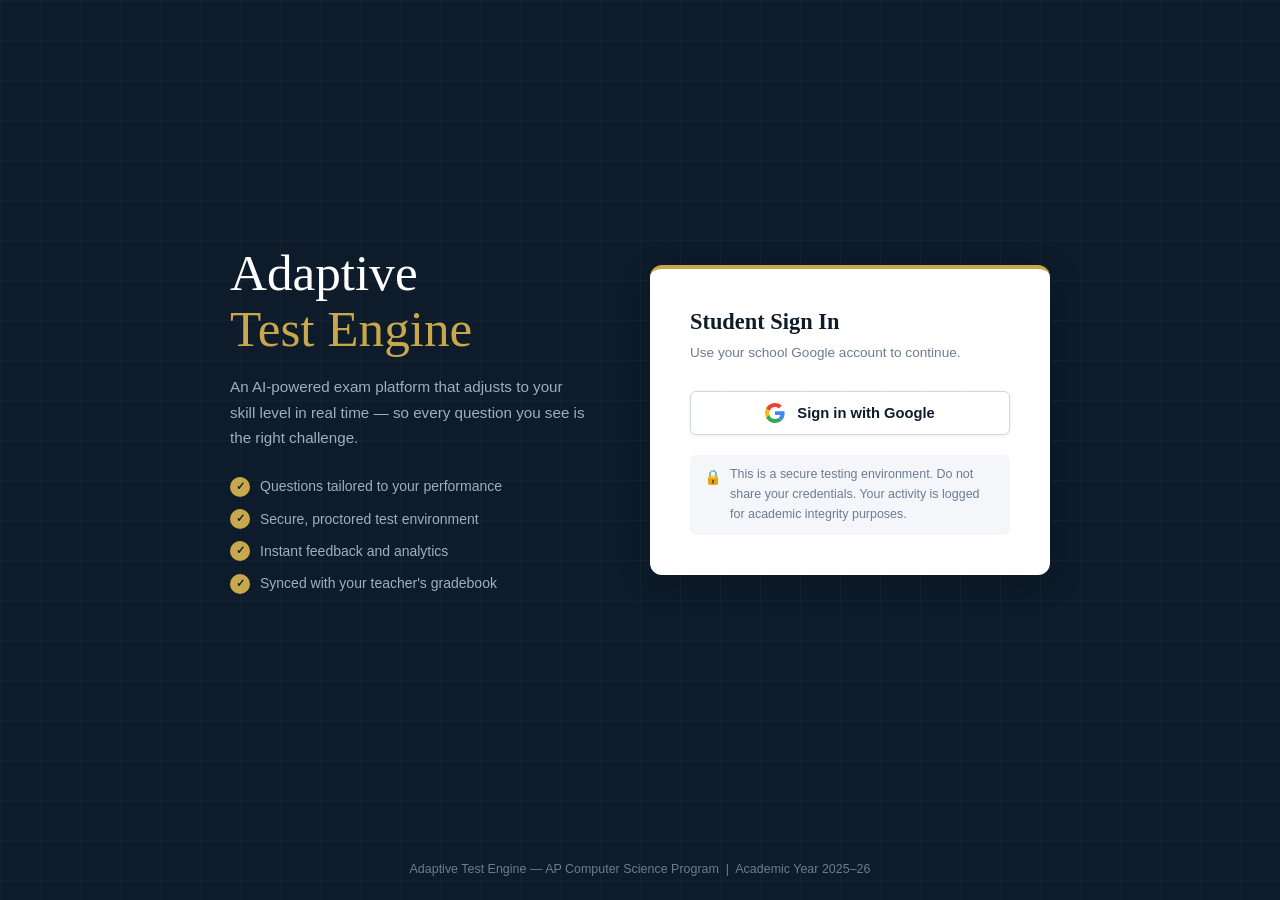
<file: frontend/student/index.html>
<!DOCTYPE html>
<html lang="en">
<head>
  <meta charset="UTF-8" />
  <meta name="viewport" content="width=device-width, initial-scale=1.0" />
  <title>Sign In — AP CS Adaptive Testing Platform</title>
  <link rel="stylesheet" href="style.css" />

  <!-- Google Identity Services. Safe to load even before CLIENT_ID is set;
       auth.js only calls google.accounts.id.initialize() when CLIENT_ID
       has been swapped in, so no network auth request fires until then. -->
  <script src="https://accounts.google.com/gsi/client" async defer></script>
  <script src="auth.js" defer></script>

  <!--
    index.html — Student Login Page
    ─────────────────────────────────────────────────────────────
    PURPOSE  : Entry point for all students. Handles Google OAuth
               sign-in (placeholder) and routes to dashboard.html.
    GROUPS   : Front/Back Integration team: hook up the Google
               Sign-In button's data-action="google-signin" and
               the fallback form's POST endpoint.
    DB Team  : Session token should be stored after successful
               login and sent as a header on all subsequent API calls.
    ─────────────────────────────────────────────────────────────
  -->

  <style>
    /* ── Login-page-specific layout ── */
    body {
      background: var(--navy);
      display: flex;
      flex-direction: column;
      min-height: 100vh;
    }

    /* Subtle grid texture on dark background */
    body::before {
      content: '';
      position: fixed; inset: 0;
      background-image:
        linear-gradient(rgba(255,255,255,0.03) 1px, transparent 1px),
        linear-gradient(90deg, rgba(255,255,255,0.03) 1px, transparent 1px);
      background-size: 40px 40px;
      pointer-events: none;
    }

    .login-wrapper {
      flex: 1;
      display: flex;
      align-items: center;
      justify-content: center;
      padding: 40px 20px;
    }

    /* ── Branding strip on the left ── */
    .login-brand {
      max-width: 420px;
      padding-right: 60px;
      color: var(--white);
    }

    .login-brand .platform-name {
      font-family: var(--font-display);
      font-size: clamp(2rem, 4vw, 3.2rem);
      line-height: 1.1;
      margin-bottom: 16px;
    }

    .login-brand .platform-name span { color: var(--accent); }

    .login-brand p {
      color: var(--slate-light);
      font-size: 0.95rem;
      line-height: 1.7;
      margin-bottom: 24px;
    }

    /* Feature pills */
    .feature-list {
      list-style: none;
      display: flex;
      flex-direction: column;
      gap: 10px;
    }
    .feature-list li {
      display: flex;
      align-items: center;
      gap: 10px;
      color: var(--slate-light);
      font-size: 0.875rem;
    }
    .feature-list li::before {
      content: '✓';
      display: inline-flex;
      align-items: center;
      justify-content: center;
      width: 20px; height: 20px;
      border-radius: 50%;
      background: var(--accent);
      color: var(--navy);
      font-size: 0.7rem;
      font-weight: 700;
      flex-shrink: 0;
    }

    /* ── Login card ── */
    .login-card {
      background: var(--white);
      border-radius: var(--radius-lg);
      padding: 40px;
      width: 100%;
      max-width: 400px;
      box-shadow: var(--shadow-lg);
      border-top: 4px solid var(--accent);
    }

    .login-card h2 {
      font-size: 1.4rem;
      margin-bottom: 6px;
    }

    .login-card .subtitle {
      font-size: 0.85rem;
      color: var(--slate);
      margin-bottom: 28px;
    }

    /* Google Sign-In button */
    .btn-google {
      width: 100%;
      display: flex;
      align-items: center;
      justify-content: center;
      gap: 12px;
      padding: 11px 20px;
      border: 1.5px solid var(--border);
      border-radius: var(--radius);
      background: var(--white);
      color: var(--navy);
      font-family: var(--font-body);
      font-size: 0.92rem;
      font-weight: 600;
      cursor: pointer;
      transition: all 0.2s var(--ease);
      box-shadow: var(--shadow-sm);
    }
    .btn-google:hover {
      border-color: var(--navy);
      box-shadow: var(--shadow-md);
      transform: translateY(-1px);
    }
    .btn-google svg { flex-shrink: 0; }

    /* Divider with text */
    .or-divider {
      display: flex;
      align-items: center;
      gap: 12px;
      margin: 24px 0;
      color: var(--slate-light);
      font-size: 0.78rem;
      text-transform: uppercase;
      letter-spacing: 0.6px;
    }
    .or-divider::before,
    .or-divider::after {
      content: '';
      flex: 1;
      height: 1px;
      background: var(--border);
    }

    /* Fallback form */
    .login-form { display: flex; flex-direction: column; gap: 16px; }

    .login-form .form-group input { width: 100%; }

    .login-form .btn-primary {
      width: 100%;
      padding: 12px;
      margin-top: 4px;
    }

    .forgot-link {
      text-align: center;
      font-size: 0.82rem;
      color: var(--slate);
      margin-top: 6px;
    }
    .forgot-link a { color: var(--navy); font-weight: 500; }

    /* Security notice */
    .security-note {
      margin-top: 20px;
      padding: 10px 14px;
      background: var(--off-white);
      border-radius: var(--radius);
      font-size: 0.78rem;
      color: var(--slate);
      display: flex;
      align-items: flex-start;
      gap: 8px;
    }
    .security-note .icon { font-size: 0.9rem; flex-shrink: 0; margin-top: 1px; }

    /* Footer inside login page */
    .login-footer {
      text-align: center;
      padding: 20px;
      color: var(--slate);
      font-size: 0.78rem;
    }

    /* Responsive: stack on mobile */
    @media (max-width: 860px) {
      .login-brand { display: none; }
      .login-wrapper { padding: 24px 16px; }
    }
  </style>
</head>
<body>

  <!-- ══════════════════════════════════════════════
       MAIN LOGIN WRAPPER
       Contains: branding column + login card
  ══════════════════════════════════════════════ -->
  <main class="login-wrapper">

    <!-- LEFT: Branding / Marketing column -->
    <div class="login-brand" aria-hidden="true">
      <div class="platform-name">
        Adaptive<br/>
        <span>Test&nbsp;Engine</span>
      </div>
      <p>
        An AI-powered exam platform that adjusts to your skill level
        in real time — so every question you see is the right challenge.
      </p>
      <ul class="feature-list">
        <li>Questions tailored to your performance</li>
        <li>Secure, proctored test environment</li>
        <li>Instant feedback and analytics</li>
        <li>Synced with your teacher's gradebook</li>
      </ul>
    </div>

    <!-- RIGHT: Login card -->
    <div class="login-card" role="main">

      <h2>Student Sign In</h2>
      <p class="subtitle">Use your school Google account to continue.</p>

      <!--
        GIS button is rendered by auth.js into #google-signin-container
        once CLIENT_ID has been configured. Until then, #google-signin-stub
        shows the original styled button in a disabled state so the layout
        is identical and switchover is a one-line CLIENT_ID edit.
      -->
      <div id="google-signin-container" hidden></div>

      <button
        id="google-signin-stub"
        class="btn-google"
        data-action="google-signin"
        onclick="handleGoogleSignIn(event)"
        aria-label="Sign in with Google (not yet configured)"
        title="Google Sign-In will activate once the client ID is configured"
      >
        <!-- Google "G" logo SVG -->
        <svg width="20" height="20" viewBox="0 0 48 48" aria-hidden="true">
          <path fill="#EA4335" d="M24 9.5c3.54 0 6.71 1.22 9.21 3.6l6.85-6.85C35.9 2.38 30.47 0 24 0 14.62 0 6.51 5.38 2.56 13.22l7.98 6.19C12.43 13.72 17.74 9.5 24 9.5z"/>
          <path fill="#4285F4" d="M46.98 24.55c0-1.57-.15-3.09-.38-4.55H24v9.02h12.94c-.58 2.96-2.26 5.48-4.78 7.18l7.73 6c4.51-4.18 7.09-10.36 7.09-17.65z"/>
          <path fill="#FBBC05" d="M10.53 28.59c-.48-1.45-.76-2.99-.76-4.59s.27-3.14.76-4.59l-7.98-6.19C.92 16.46 0 20.12 0 24c0 3.88.92 7.54 2.56 10.78l7.97-6.19z"/>
          <path fill="#34A853" d="M24 48c6.48 0 11.93-2.13 15.89-5.81l-7.73-6c-2.18 1.48-4.97 2.31-8.16 2.31-6.26 0-11.57-4.22-13.47-9.91l-7.98 6.19C6.51 42.62 14.62 48 24 48z"/>
        </svg>
        Sign in with Google
      </button>

      <!-- Security notice -->
      <div class="security-note" role="note">
        <span class="icon">🔒</span>
        <span>
          This is a secure testing environment. Do not share your credentials.
          Your activity is logged for academic integrity purposes.
        </span>
      </div>

    </div>
    <!-- end .login-card -->

  </main>

  <!-- Footer -->
  <footer class="login-footer">
    Adaptive Test Engine &mdash; AP Computer Science Program &nbsp;|&nbsp;
    Academic Year 2025–26
  </footer>

  <!-- ══════════════════════════════════════════════
       JAVASCRIPT — Login Logic (Placeholder)
       ─────────────────────────────────────────────
       Integration Team: Replace these stub functions
       with real OAuth and API calls.
  ══════════════════════════════════════════════ -->
  <script>
    // Stub handler — only runs while CLIENT_ID is still the placeholder.
    // Once auth.js swaps in the real GIS button, this button is hidden.
    function handleGoogleSignIn(e) {
      e.preventDefault();
      alert('Google Sign-In is not yet configured. Ask the integration team for the CLIENT_ID, then set it in auth.js.');
    }
    
    // Wait for the GIS script to finish loading, then hand off to auth.js.
    // GIS exposes window.google.accounts.id once ready.
    (function waitForGis() {
      if (window.google && window.google.accounts && window.google.accounts.id) {
        window.initGoogleAuth && window.initGoogleAuth();
        return;
      }
      setTimeout(waitForGis, 50);
    })();
  </script>

<script src="integration.js"></script>

</body>
</html>
</file>
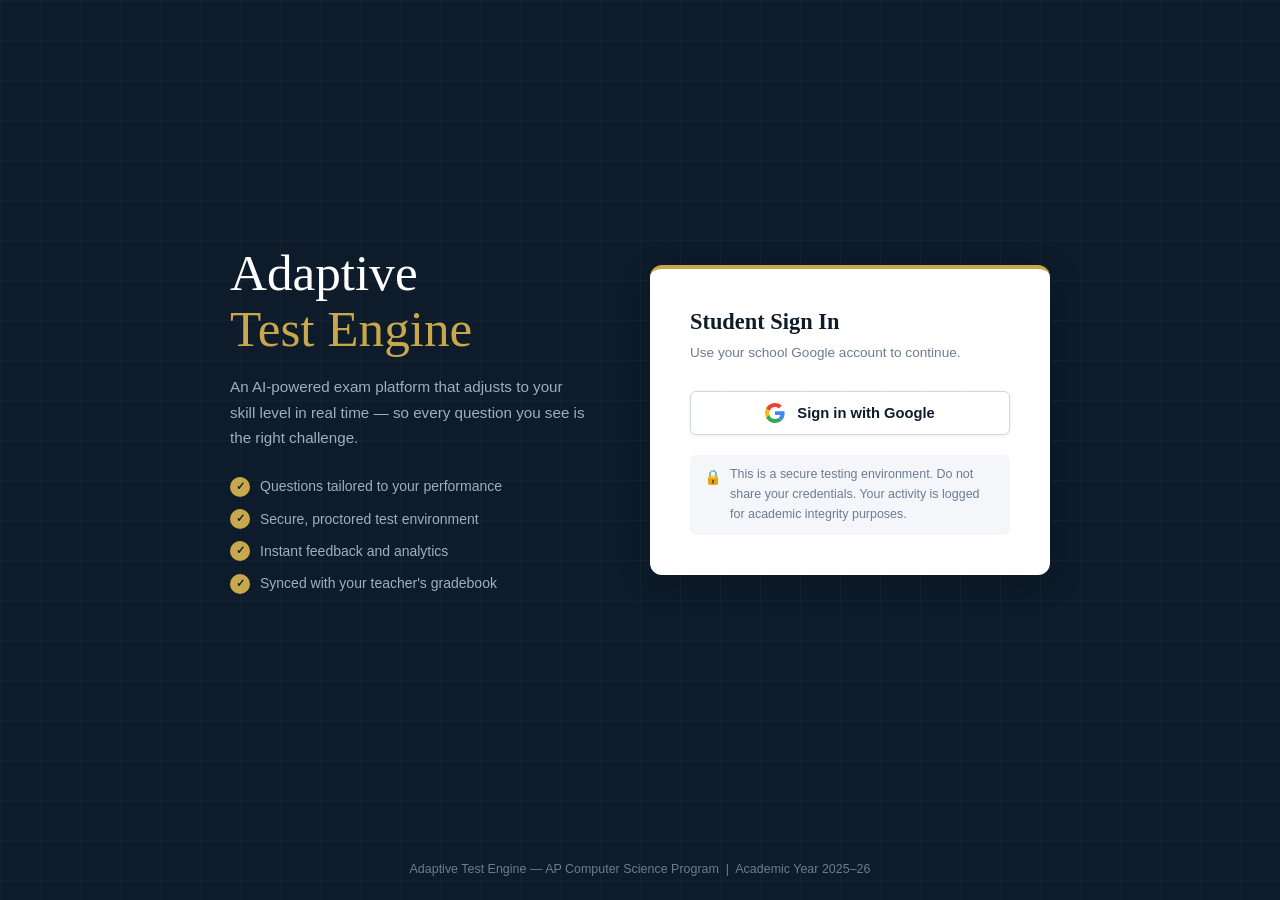
<file: frontend/student/all_tests.html>
<!DOCTYPE html>
<html lang="en">
<head>
  <meta charset="UTF-8" />
  <meta name="viewport" content="width=device-width, initial-scale=1.0" />
  <title>All Tests — Adaptive Test Engine</title>
  <link rel="stylesheet" href="style.css" />
  <script src="auth.js"></script>
  <script>
    // Session guard: bounce to login if no session.
    (function () {
      const session = window.requireSession && window.requireSession();
      if (session && session.student) {
        window.__STUDENT__ = session.student;
      }
    })();
  </script>

  <style>
    /* Layout — mirrors dashboard.html so the page frame is identical. */
    .page-wrapper { display: flex; flex-direction: column; min-height: 100vh; }
    .main-content { flex: 1; padding: 36px 0 60px; }

    .section-heading {
      display: flex;
      align-items: baseline;
      justify-content: space-between;
      margin-bottom: 18px;
      flex-wrap: wrap;
      gap: 12px;
    }
    .section-heading h2 { font-size: 1.3rem; }
    .section-heading .lede { font-size: 0.88rem; color: var(--slate); margin-top: 4px; }
    .section-heading a { font-size: 0.82rem; color: var(--slate); }
    .section-heading a:hover { color: var(--navy); }

    /* Filter / sort toolbar — new layout wrapper, uses .form-group from style.css inside. */
    .filter-toolbar {
      display: flex;
      flex-wrap: wrap;
      gap: 20px;
      align-items: end;
      background: var(--white);
      border: 1px solid var(--border);
      border-radius: var(--radius-lg);
      padding: 18px 22px;
      margin-bottom: 24px;
      box-shadow: var(--shadow-sm);
    }
    .filter-toolbar .form-group { min-width: 200px; flex: 1; }
    .filter-toolbar .result-count {
      margin-left: auto;
      font-size: 0.82rem;
      color: var(--slate);
      padding-bottom: 10px;
    }

    /* Test grid / cards — copied verbatim from dashboard.html so the cards
       render identically to the dashboard's "Available Tests" cards. */
    .test-grid {
      display: grid;
      grid-template-columns: repeat(auto-fill, minmax(300px, 1fr));
      gap: 20px;
      margin-bottom: 40px;
    }

    .test-card {
      background: var(--white);
      border: 1px solid var(--border);
      border-radius: var(--radius-lg);
      padding: 24px;
      box-shadow: var(--shadow-sm);
      display: flex;
      flex-direction: column;
      gap: 12px;
      cursor: pointer;
      transition: all 0.2s var(--ease);
      position: relative;
      overflow: hidden;
    }
    .test-card::before {
      content: '';
      position: absolute;
      top: 0; left: 0; right: 0;
      height: 4px;
      background: var(--navy);
    }
    .test-card.accent-border::before { background: var(--accent); }
    .test-card.slate-border::before  { background: var(--slate);  }

    .test-card:hover {
      box-shadow: var(--shadow-md);
      transform: translateY(-2px);
    }

    .test-card .test-meta {
      display: flex;
      align-items: center;
      justify-content: space-between;
    }

    .test-card h3 { font-size: 1.05rem; color: var(--navy); }

    .test-card .test-desc {
      font-size: 0.85rem;
      color: var(--slate);
      line-height: 1.5;
      flex: 1;
    }

    .test-card .test-info-row {
      display: flex;
      gap: 16px;
      font-size: 0.78rem;
      color: var(--slate);
      flex-wrap: wrap;
    }
    .test-card .test-info-row span { display: flex; align-items: center; gap: 4px; }

    .difficulty-dots { display: flex; gap: 3px; align-items: center; }
    .difficulty-dots .dot {
      width: 7px; height: 7px;
      border-radius: 50%;
      background: var(--border);
    }
    .difficulty-dots .dot.filled { background: var(--navy); }
    .difficulty-dots.medium .dot.filled { background: var(--accent); }
    .difficulty-dots.hard   .dot.filled { background: var(--danger); }

    .skill-meter { margin-top: 4px; }
    .skill-meter .skill-label {
      display: flex;
      justify-content: space-between;
      font-size: 0.75rem;
      color: var(--slate);
      margin-bottom: 5px;
    }
    .skill-meter .skill-label strong { color: var(--navy); }

    .empty-state {
      text-align: center;
      padding: 48px 24px;
      color: var(--slate);
      background: var(--white);
      border: 1px dashed var(--border);
      border-radius: var(--radius-lg);
    }
    .empty-state strong { color: var(--navy); display: block; margin-bottom: 4px; }
  </style>
</head>
<body class="page-wrapper">

  <!-- Header / navigation — identical to dashboard.html -->
  <header class="site-header">
    <div class="logo">Adaptive <span>Test&nbsp;Engine</span></div>

    <nav class="hide-mobile" aria-label="Main navigation">
      <a href="dashboard.html">Dashboard</a>
      <a href="all_tests.html" class="active">All Tests</a>
      <a href="history.html" data-action="nav-history">Test History</a>
      <a href="help.html" data-action="nav-help">Help</a>
    </nav>

    <div class="user-badge">
      <span class="hide-mobile user-name" data-bind="student-name">Jane Student</span>
      <div class="avatar" data-bind="student-avatar" aria-label="Student avatar">JS</div>
      <button class="btn btn-sm btn-outline" style="color:white;border-color:#6B7C93"
              data-action="logout" onclick="handleLogout()">
        Sign Out
      </button>
    </div>
  </header>

  <main class="main-content">
    <div class="container">

      <div class="section-heading">
        <div>
          <h2>All Tests</h2>
          <p class="lede">Browse every test available to you. Filter by status or sort by your current skill level.</p>
        </div>
        <a href="dashboard.html">← Back to Dashboard</a>
      </div>

      <!-- Filter / sort controls -->
      <div class="filter-toolbar" data-widget="test-filters">
        <div class="form-group">
          <label for="filter-status">Filter by status</label>
          <select id="filter-status">
            <option value="all">All tests</option>
            <option value="available">Available</option>
            <option value="locked">Locked</option>
            <option value="recommended">Recommended</option>
          </select>
        </div>
        <div class="form-group">
          <label for="sort-by">Sort by</label>
          <select id="sort-by">
            <option value="name-asc">Name (A → Z)</option>
            <option value="name-desc">Name (Z → A)</option>
            <option value="skill-desc">Skill level (high → low)</option>
            <option value="skill-asc">Skill level (low → high)</option>
          </select>
        </div>
        <div class="result-count" id="result-count" aria-live="polite">Showing 8 of 8 tests</div>
      </div>

      <!--
        TODO(Question Bank team — Yashita / Jeremy / Kara):
        Replace the placeholder test cards below with a live fetch.
          Endpoint: GET /api/tests/available?studentId={id}
          Each item should include:
            testId, title, subject, questionCount, timeLimit,
            difficulty ('easy'|'medium'|'hard'), description,
            recommended (bool), locked (bool), skillLevelPercent,
            lockedReason (optional string), unit (optional string)
        Render each item into #test-grid using the same .test-card
        markup used below (same classes, same data-* attributes so
        the existing filter/sort logic keeps working).
      -->
      <div class="test-grid" data-widget="test-grid" id="test-grid">

        <!-- Placeholder 1 — Recommended / Medium -->
        <div class="test-card accent-border"
             data-test-id="TEST-001"
             data-subject="algorithms"
             data-difficulty="medium"
             data-time-limit="30"
             data-status="recommended"
             data-skill="62"
             data-available="true"
             onclick="startTest('TEST-001')"
             role="button"
             tabindex="0"
             aria-label="Start test: Sorting Algorithms">
          <div class="test-meta">
            <span class="badge badge-accent">⭐ Recommended</span>
            <div class="difficulty-dots medium" title="Medium difficulty" aria-label="Difficulty: Medium">
              <div class="dot filled"></div>
              <div class="dot filled"></div>
              <div class="dot filled"></div>
              <div class="dot"></div>
              <div class="dot"></div>
            </div>
          </div>
          <h3>Sorting Algorithms</h3>
          <p class="test-desc">
            Adaptive quiz covering bubble sort, merge sort, and quicksort.
            Questions adjust to your performance in real time.
          </p>
          <div class="test-info-row">
            <span>📄 15–20 questions</span>
            <span>⏱ 30 min</span>
            <span>🧠 Adaptive</span>
          </div>
          <div class="skill-meter">
            <div class="skill-label">
              <span>Your skill level</span>
              <strong>62%</strong>
            </div>
            <div class="progress-bar-track">
              <div class="progress-bar-fill accent" style="width: 62%"></div>
            </div>
          </div>
        </div>

        <!-- Placeholder 2 — Available / Easy -->
        <div class="test-card"
             data-test-id="TEST-002"
             data-subject="data-structures"
             data-difficulty="easy"
             data-time-limit="25"
             data-status="available"
             data-skill="81"
             data-available="true"
             onclick="startTest('TEST-002')"
             role="button"
             tabindex="0"
             aria-label="Start test: Data Structures Fundamentals">
          <div class="test-meta">
            <span class="badge badge-slate">Unit 3</span>
            <div class="difficulty-dots easy" title="Easy difficulty" aria-label="Difficulty: Easy">
              <div class="dot filled"></div>
              <div class="dot"></div>
              <div class="dot"></div>
              <div class="dot"></div>
              <div class="dot"></div>
            </div>
          </div>
          <h3>Data Structures Fundamentals</h3>
          <p class="test-desc">
            Arrays, ArrayLists, and 2D arrays. Core AP CS A topics with
            scenario-based questions.
          </p>
          <div class="test-info-row">
            <span>📄 10 questions</span>
            <span>⏱ 25 min</span>
            <span>🎯 Foundational</span>
          </div>
          <div class="skill-meter">
            <div class="skill-label">
              <span>Your skill level</span>
              <strong>81%</strong>
            </div>
            <div class="progress-bar-track">
              <div class="progress-bar-fill" style="width: 81%"></div>
            </div>
          </div>
        </div>

        <!-- Placeholder 3 — Locked / Hard -->
        <div class="test-card slate-border"
             data-test-id="TEST-003"
             data-subject="oop"
             data-difficulty="hard"
             data-time-limit="40"
             data-status="locked"
             data-skill="-1"
             data-available="false"
             style="opacity: 0.65; cursor: not-allowed;"
             role="button"
             tabindex="0"
             aria-disabled="true"
             aria-label="Test locked: Object-Oriented Programming">
          <div class="test-meta">
            <span class="badge badge-slate">🔒 Locked</span>
            <div class="difficulty-dots hard" title="Hard difficulty" aria-label="Difficulty: Hard">
              <div class="dot filled"></div>
              <div class="dot filled"></div>
              <div class="dot filled"></div>
              <div class="dot filled"></div>
              <div class="dot"></div>
            </div>
          </div>
          <h3>Object-Oriented Programming</h3>
          <p class="test-desc">
            Inheritance, polymorphism, and encapsulation. Unlocks after you
            complete the Data Structures test.
          </p>
          <div class="test-info-row">
            <span>📄 20 questions</span>
            <span>⏱ 40 min</span>
            <span>🔒 Requires TEST-002</span>
          </div>
        </div>

        <!-- Placeholder 4 — Recommended / Easy -->
        <div class="test-card accent-border"
             data-test-id="TEST-004"
             data-subject="control-flow"
             data-difficulty="easy"
             data-time-limit="20"
             data-status="recommended"
             data-skill="74"
             data-available="true"
             onclick="startTest('TEST-004')"
             role="button"
             tabindex="0"
             aria-label="Start test: Control Flow & Loops">
          <div class="test-meta">
            <span class="badge badge-accent">⭐ Recommended</span>
            <div class="difficulty-dots easy" title="Easy difficulty" aria-label="Difficulty: Easy">
              <div class="dot filled"></div>
              <div class="dot"></div>
              <div class="dot"></div>
              <div class="dot"></div>
              <div class="dot"></div>
            </div>
          </div>
          <h3>Control Flow &amp; Loops</h3>
          <p class="test-desc">
            if/else, while, for, and nested loops. Identify off-by-one errors
            and reason about loop invariants.
          </p>
          <div class="test-info-row">
            <span>📄 12 questions</span>
            <span>⏱ 20 min</span>
            <span>🧠 Adaptive</span>
          </div>
          <div class="skill-meter">
            <div class="skill-label">
              <span>Your skill level</span>
              <strong>74%</strong>
            </div>
            <div class="progress-bar-track">
              <div class="progress-bar-fill accent" style="width: 74%"></div>
            </div>
          </div>
        </div>

        <!-- Placeholder 5 — Available / Medium -->
        <div class="test-card"
             data-test-id="TEST-005"
             data-subject="recursion"
             data-difficulty="medium"
             data-time-limit="35"
             data-status="available"
             data-skill="55"
             data-available="true"
             onclick="startTest('TEST-005')"
             role="button"
             tabindex="0"
             aria-label="Start test: Recursion">
          <div class="test-meta">
            <span class="badge badge-slate">Unit 10</span>
            <div class="difficulty-dots medium" title="Medium difficulty" aria-label="Difficulty: Medium">
              <div class="dot filled"></div>
              <div class="dot filled"></div>
              <div class="dot filled"></div>
              <div class="dot"></div>
              <div class="dot"></div>
            </div>
          </div>
          <h3>Recursion</h3>
          <p class="test-desc">
            Trace recursive calls, identify base cases, and convert iterative
            solutions to recursive ones.
          </p>
          <div class="test-info-row">
            <span>📄 14 questions</span>
            <span>⏱ 35 min</span>
            <span>🎯 Core topic</span>
          </div>
          <div class="skill-meter">
            <div class="skill-label">
              <span>Your skill level</span>
              <strong>55%</strong>
            </div>
            <div class="progress-bar-track">
              <div class="progress-bar-fill" style="width: 55%"></div>
            </div>
          </div>
        </div>

        <!-- Placeholder 6 — Available / Easy -->
        <div class="test-card"
             data-test-id="TEST-006"
             data-subject="strings"
             data-difficulty="easy"
             data-time-limit="20"
             data-status="available"
             data-skill="88"
             data-available="true"
             onclick="startTest('TEST-006')"
             role="button"
             tabindex="0"
             aria-label="Start test: String Manipulation">
          <div class="test-meta">
            <span class="badge badge-slate">Unit 2</span>
            <div class="difficulty-dots easy" title="Easy difficulty" aria-label="Difficulty: Easy">
              <div class="dot filled"></div>
              <div class="dot"></div>
              <div class="dot"></div>
              <div class="dot"></div>
              <div class="dot"></div>
            </div>
          </div>
          <h3>String Manipulation</h3>
          <p class="test-desc">
            substring, indexOf, concatenation, and the String API. Solid
            warm-up material.
          </p>
          <div class="test-info-row">
            <span>📄 10 questions</span>
            <span>⏱ 20 min</span>
            <span>🎯 Foundational</span>
          </div>
          <div class="skill-meter">
            <div class="skill-label">
              <span>Your skill level</span>
              <strong>88%</strong>
            </div>
            <div class="progress-bar-track">
              <div class="progress-bar-fill" style="width: 88%"></div>
            </div>
          </div>
        </div>

        <!-- Placeholder 7 — Locked / Hard -->
        <div class="test-card slate-border"
             data-test-id="TEST-007"
             data-subject="algorithms-advanced"
             data-difficulty="hard"
             data-time-limit="45"
             data-status="locked"
             data-skill="-1"
             data-available="false"
             style="opacity: 0.65; cursor: not-allowed;"
             role="button"
             tabindex="0"
             aria-disabled="true"
             aria-label="Test locked: Advanced Algorithms">
          <div class="test-meta">
            <span class="badge badge-slate">🔒 Locked</span>
            <div class="difficulty-dots hard" title="Hard difficulty" aria-label="Difficulty: Hard">
              <div class="dot filled"></div>
              <div class="dot filled"></div>
              <div class="dot filled"></div>
              <div class="dot filled"></div>
              <div class="dot filled"></div>
            </div>
          </div>
          <h3>Advanced Algorithms</h3>
          <p class="test-desc">
            Graph traversal, dynamic programming, and complexity analysis.
            Unlocks after you complete Sorting Algorithms.
          </p>
          <div class="test-info-row">
            <span>📄 18 questions</span>
            <span>⏱ 45 min</span>
            <span>🔒 Requires TEST-001</span>
          </div>
        </div>

        <!-- Placeholder 8 — Available / Medium -->
        <div class="test-card"
             data-test-id="TEST-008"
             data-subject="inheritance"
             data-difficulty="medium"
             data-time-limit="30"
             data-status="available"
             data-skill="67"
             data-available="true"
             onclick="startTest('TEST-008')"
             role="button"
             tabindex="0"
             aria-label="Start test: Class Inheritance">
          <div class="test-meta">
            <span class="badge badge-slate">Unit 9</span>
            <div class="difficulty-dots medium" title="Medium difficulty" aria-label="Difficulty: Medium">
              <div class="dot filled"></div>
              <div class="dot filled"></div>
              <div class="dot filled"></div>
              <div class="dot"></div>
              <div class="dot"></div>
            </div>
          </div>
          <h3>Class Inheritance</h3>
          <p class="test-desc">
            extends, super(), overriding, and the object hierarchy. A
            step beyond the OOP basics.
          </p>
          <div class="test-info-row">
            <span>📄 13 questions</span>
            <span>⏱ 30 min</span>
            <span>🎯 Core topic</span>
          </div>
          <div class="skill-meter">
            <div class="skill-label">
              <span>Your skill level</span>
              <strong>67%</strong>
            </div>
            <div class="progress-bar-track">
              <div class="progress-bar-fill" style="width: 67%"></div>
            </div>
          </div>
        </div>

      </div>
      <!-- end #test-grid -->

      <div id="no-results" class="empty-state" hidden>
        <strong>No tests match your filters.</strong>
        Try changing the status filter or check back once more tests unlock.
      </div>

    </div>
  </main>

  <footer class="site-footer">
    Adaptive Test Engine &mdash; AP Computer Science Program &nbsp;|&nbsp; Academic Year 2025–26
  </footer>

  <script>
    function startTest(testId) {
      const card = document.querySelector(`[data-test-id="${testId}"]`);
      if (card && card.dataset.available === 'false') {
        alert('This test is not yet available. Complete the prerequisite first.');
        return;
      }
      sessionStorage.setItem('activeTestId', testId);
      window.location.href = 'test.html';
    }

    function handleLogout() {
      if (confirm('Are you sure you want to sign out?')) {
        (window.clearSession || sessionStorage.clear.bind(sessionStorage))();
        window.location.href = 'index.html';
      }
    }

    (function populateStudent() {
      const s = window.__STUDENT__;
      if (!s) return;
      const setText = (sel, value) => {
        document.querySelectorAll(sel).forEach(el => { if (value) el.textContent = value; });
      };
      setText('[data-bind="student-name"]', s.name);
      const avatarEl = document.querySelector('[data-bind="student-avatar"]');
      if (avatarEl && s.name) {
        const initials = s.name.split(' ').map(p => p[0]).slice(0, 2).join('').toUpperCase();
        avatarEl.textContent = initials;
      }
    })();

    document.querySelectorAll('.test-card[role="button"]').forEach(card => {
      card.addEventListener('keydown', e => {
        if (e.key === 'Enter' || e.key === ' ') {
          e.preventDefault();
          card.click();
        }
      });
    });

    // ── Filter + sort logic ───────────────────────────────────
    const grid = document.getElementById('test-grid');
    const emptyState = document.getElementById('no-results');
    const resultCount = document.getElementById('result-count');
    const filterStatus = document.getElementById('filter-status');
    const sortBy = document.getElementById('sort-by');

    function applyFilters() {
      const status = filterStatus.value;
      const sort = sortBy.value;
      const cards = Array.from(grid.querySelectorAll('.test-card'));
      const total = cards.length;

      let visible = 0;
      cards.forEach(c => {
        const cardStatus = c.dataset.status;
        let match = true;
        if (status === 'available') match = cardStatus !== 'locked';
        else if (status === 'locked') match = cardStatus === 'locked';
        else if (status === 'recommended') match = cardStatus === 'recommended';
        c.hidden = !match;
        if (match) visible++;
      });

      emptyState.hidden = visible > 0;
      resultCount.textContent = `Showing ${visible} of ${total} tests`;

      const [key, dir] = sort.split('-');
      const mult = dir === 'asc' ? 1 : -1;
      cards.sort((a, b) => {
        if (key === 'name') {
          const an = a.querySelector('h3').textContent.trim().toLowerCase();
          const bn = b.querySelector('h3').textContent.trim().toLowerCase();
          if (an < bn) return -1 * mult;
          if (an > bn) return  1 * mult;
          return 0;
        }
        if (key === 'skill') {
          // Cards with no skill data (locked) always sort to the end.
          const as = Number(a.dataset.skill);
          const bs = Number(b.dataset.skill);
          const aMissing = as < 0;
          const bMissing = bs < 0;
          if (aMissing && !bMissing) return 1;
          if (!aMissing && bMissing) return -1;
          if (aMissing && bMissing) return 0;
          return (as - bs) * mult;
        }
        return 0;
      });
      cards.forEach(c => grid.appendChild(c));
    }

    filterStatus.addEventListener('change', applyFilters);
    sortBy.addEventListener('change', applyFilters);
    applyFilters();
  </script>

</body>
</html>
</file>
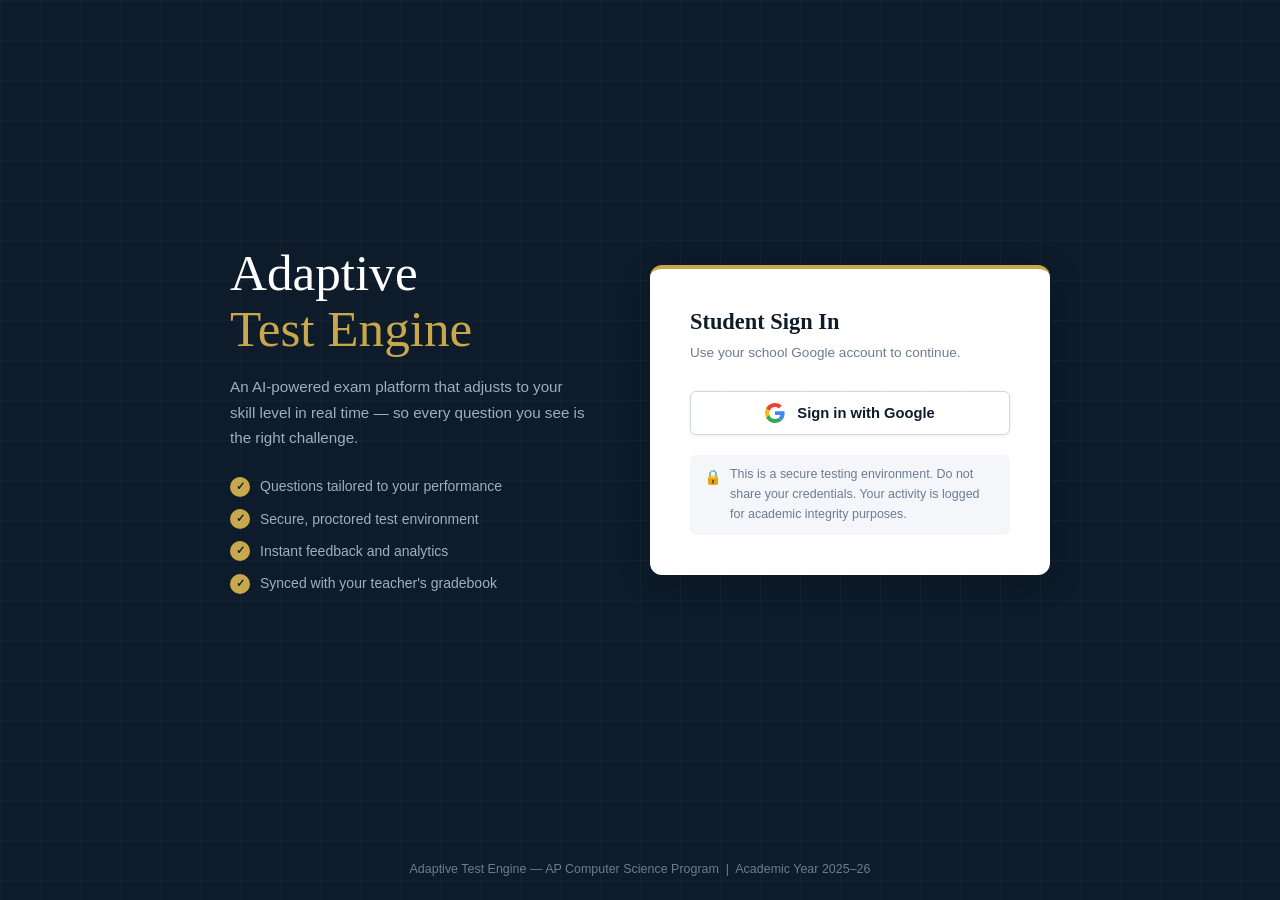
<file: frontend/student/dashboard.html>
<!DOCTYPE html>
<html lang="en">
<head>
  <meta charset="UTF-8" />
  <meta name="viewport" content="width=device-width, initial-scale=1.0" />
  <title>Dashboard — Adaptive Test Engine</title>
  <link rel="stylesheet" href="style.css" />
  <script src="auth.js"></script>
  <script>
    // Session guard: bounce to login if no session.
    // Runs before <body> paints so unauthorized users never see the dashboard.
    (function () {
      const session = window.requireSession && window.requireSession();
      if (session && session.student) {
        window.__STUDENT__ = session.student;
      }
    })();
  </script>

  <!--
    dashboard.html — Student Home Portal
    ─────────────────────────────────────────────────────────────
    PURPOSE   : Shows the student's available tests, recent scores,
                and their adaptive skill level per subject.
    GROUPS    : DB/Session Team: populate test cards from the DB.
                AI/Question Bank: surface "recommended" tests based
                on student's performance history.
                Data & Reporting: the stats strip at the top reads
                from the reporting API.
    ─────────────────────────────────────────────────────────────
  -->

  <style>
    /* ── Dashboard layout ── */
    .page-wrapper {
      display: flex;
      flex-direction: column;
      min-height: 100vh;
    }

    .main-content {
      flex: 1;
      padding: 36px 0 60px;
    }

    /* Welcome banner */
    .welcome-banner {
      background: linear-gradient(135deg, var(--navy) 0%, var(--navy-light) 100%);
      color: var(--white);
      padding: 32px 36px;
      border-radius: var(--radius-lg);
      margin-bottom: 32px;
      display: flex;
      align-items: center;
      justify-content: space-between;
      gap: 20px;
      box-shadow: var(--shadow-md);
      position: relative;
      overflow: hidden;
    }
    .welcome-banner::after {
      content: '';
      position: absolute;
      right: -40px; bottom: -40px;
      width: 200px; height: 200px;
      border-radius: 50%;
      background: rgba(201, 168, 76, 0.08);
      pointer-events: none;
    }

    .welcome-banner h1 { color: var(--white); font-size: 1.7rem; margin-bottom: 6px; }
    .welcome-banner p  { color: var(--slate-light); font-size: 0.9rem; }
    .welcome-banner .accent-text { color: var(--accent); }

    /* Stats strip */
    .stats-strip {
      display: grid;
      grid-template-columns: repeat(auto-fit, minmax(160px, 1fr));
      gap: 16px;
      margin-bottom: 36px;
    }

    .stat-card {
      background: var(--white);
      border: 1px solid var(--border);
      border-radius: var(--radius-lg);
      padding: 20px;
      text-align: center;
      box-shadow: var(--shadow-sm);
      transition: box-shadow 0.2s;
    }
    .stat-card:hover { box-shadow: var(--shadow-md); }
    .stat-card .stat-value {
      font-family: var(--font-display);
      font-size: 2rem;
      color: var(--navy);
      line-height: 1;
      margin-bottom: 4px;
    }
    .stat-card .stat-label { font-size: 0.78rem; color: var(--slate); text-transform: uppercase; letter-spacing: 0.5px; }
    .stat-card .stat-sub   { font-size: 0.75rem; color: var(--accent); font-weight: 600; margin-top: 4px; }

    /* Section headings */
    .section-heading {
      display: flex;
      align-items: baseline;
      justify-content: space-between;
      margin-bottom: 18px;
    }
    .section-heading h2 { font-size: 1.25rem; }
    .section-heading a  { font-size: 0.82rem; color: var(--slate); }
    .section-heading a:hover { color: var(--navy); }

    /* Test cards grid */
    .test-grid {
      display: grid;
      grid-template-columns: repeat(auto-fill, minmax(300px, 1fr));
      gap: 20px;
      margin-bottom: 40px;
    }

    .test-card {
      background: var(--white);
      border: 1px solid var(--border);
      border-radius: var(--radius-lg);
      padding: 24px;
      box-shadow: var(--shadow-sm);
      display: flex;
      flex-direction: column;
      gap: 12px;
      cursor: pointer;
      transition: all 0.2s var(--ease);
      position: relative;
      overflow: hidden;
    }
    .test-card::before {
      content: '';
      position: absolute;
      top: 0; left: 0; right: 0;
      height: 4px;
      background: var(--navy);
    }
    .test-card.accent-border::before { background: var(--accent); }
    .test-card.slate-border::before  { background: var(--slate);  }

    .test-card:hover {
      box-shadow: var(--shadow-md);
      transform: translateY(-2px);
    }

    .test-card .test-meta {
      display: flex;
      align-items: center;
      justify-content: space-between;
    }

    .test-card h3 { font-size: 1.05rem; color: var(--navy); }

    .test-card .test-desc {
      font-size: 0.85rem;
      color: var(--slate);
      line-height: 1.5;
      flex: 1;
    }

    .test-card .test-info-row {
      display: flex;
      gap: 16px;
      font-size: 0.78rem;
      color: var(--slate);
    }
    .test-card .test-info-row span { display: flex; align-items: center; gap: 4px; }

    /* Difficulty indicator */
    .difficulty-dots {
      display: flex;
      gap: 3px;
      align-items: center;
    }
    .difficulty-dots .dot {
      width: 7px; height: 7px;
      border-radius: 50%;
      background: var(--border);
    }
    .difficulty-dots .dot.filled { background: var(--navy); }
    .difficulty-dots.medium .dot.filled { background: var(--accent); }
    .difficulty-dots.hard   .dot.filled { background: var(--danger); }

    /* Skill level meter */
    .skill-meter {
      margin-top: 4px;
    }
    .skill-meter .skill-label {
      display: flex;
      justify-content: space-between;
      font-size: 0.75rem;
      color: var(--slate);
      margin-bottom: 5px;
    }
    .skill-meter .skill-label strong { color: var(--navy); }

    /* Recent activity table */
    .activity-table {
      width: 100%;
      border-collapse: collapse;
      font-size: 0.875rem;
    }
    .activity-table thead tr {
      background: var(--navy);
      color: var(--white);
    }
    .activity-table thead th {
      padding: 10px 16px;
      text-align: left;
      font-weight: 600;
      font-size: 0.78rem;
      letter-spacing: 0.4px;
      text-transform: uppercase;
    }
    .activity-table thead th:first-child { border-radius: 6px 0 0 6px; }
    .activity-table thead th:last-child  { border-radius: 0 6px 6px 0; }

    .activity-table tbody tr {
      border-bottom: 1px solid var(--border);
      transition: background 0.15s;
    }
    .activity-table tbody tr:hover { background: var(--off-white); }
    .activity-table tbody td { padding: 12px 16px; color: var(--navy); }
    .activity-table tbody td.secondary { color: var(--slate); }

    @media (max-width: 768px) {
      .welcome-banner { flex-direction: column; text-align: center; }
      .activity-table { display: none; } /* simplify on mobile */
    }
  </style>
</head>
<body class="page-wrapper">

  <!-- ══════════════════════════════════════════════
       HEADER / NAVIGATION
       Integration Team: Populate .user-name and
       .avatar with real student data from session.
  ══════════════════════════════════════════════ -->
  <header class="site-header">
    <div class="logo">Adaptive <span>Test&nbsp;Engine</span></div>

    <nav class="hide-mobile" aria-label="Main navigation">
      <a href="dashboard.html" class="active">Dashboard</a>
      <a href="all_tests.html" data-action="nav-all-tests">All Tests</a>
      <a href="history.html" data-action="nav-history">Test History</a>
      <a href="help.html" data-action="nav-help">Help</a>
    </nav>

    <!-- User info — DB Team: replace placeholder text with real session data -->
    <div class="user-badge">
      <span class="hide-mobile user-name" data-bind="student-name">Jane Student</span>
      <div class="avatar" data-bind="student-avatar" aria-label="Student avatar">JS</div>
      <button class="btn btn-sm btn-outline" style="color:white;border-color:#6B7C93"
              data-action="logout" onclick="handleLogout()">
        Sign Out
      </button>
    </div>
  </header>

  <!-- ══════════════════════════════════════════════
       MAIN CONTENT
  ══════════════════════════════════════════════ -->
  <main class="main-content">
    <div class="container">

      <!-- Welcome Banner -->
      <!--
        DB Team: Replace "Jane" with session student name.
        Data Team: Replace "Level 4" and the tagline with
        the student's actual adaptive level from the DB.
      -->
      <div class="welcome-banner" data-widget="welcome-banner">
        <div>
          <h1>Good morning, <span class="accent-text" data-bind="student-first-name">Jane</span>.</h1>
          <p>Your adaptive level: <strong style="color:white">Level 4 — Proficient</strong> &nbsp;|&nbsp; 3 tests available</p>
        </div>
        <div class="hide-mobile" style="text-align:right">
          <p style="color:var(--slate-light); font-size:0.8rem; margin-bottom:6px">TODAY'S RECOMMENDED</p>
          <button class="btn btn-accent" data-action="start-recommended" onclick="startTest('recommended')">
            Start Recommended Test →
          </button>
        </div>
      </div>

      <!-- Stats Strip -->
      <!--
        Data & Reporting Team: These four numbers should
        be fetched from GET /api/student/stats
      -->
      <div class="stats-strip" data-widget="stats-strip">
        <div class="stat-card">
          <div class="stat-value" data-bind="tests-completed">12</div>
          <div class="stat-label">Tests Completed</div>
        </div>
        <div class="stat-card">
          <div class="stat-value" data-bind="avg-score">78%</div>
          <div class="stat-label">Average Score</div>
          <div class="stat-sub">↑ +4% this week</div>
        </div>
        <div class="stat-card">
          <div class="stat-value" data-bind="streak">5</div>
          <div class="stat-label">Day Streak</div>
          <div class="stat-sub">Keep it going!</div>
        </div>
        <div class="stat-card">
          <div class="stat-value" data-bind="adaptive-level">4</div>
          <div class="stat-label">Adaptive Level</div>
          <div class="stat-sub">Proficient</div>
        </div>
      </div>

      <!-- ── Available Tests ── -->
      <div class="section-heading">
        <h2>Available Tests</h2>
        <a href="all_tests.html" data-action="view-all-tests">View all →</a>
      </div>

      <!--
        DB Team: Dynamically render these test cards from
        GET /api/tests/available?studentId={id}
        Each card needs: testId, title, subject, questionCount,
        timeLimit, difficulty, description
        AI/Question Bank: Mark "Recommended" badge on tests
        that match the student's adaptive profile.
      -->
      <div class="test-grid" data-widget="test-grid" id="test-grid">

        <!-- Test Card 1: Recommended -->
        <div
          class="test-card accent-border"
          data-test-id="TEST-001"
          data-subject="algorithms"
          data-difficulty="medium"
          data-time-limit="30"
          onclick="startTest('TEST-001')"
          role="button"
          aria-label="Start test: Sorting Algorithms"
          tabindex="0"
        >
          <div class="test-meta">
            <span class="badge badge-accent">⭐ Recommended</span>
            <div class="difficulty-dots medium" title="Medium difficulty" aria-label="Difficulty: Medium">
              <div class="dot filled"></div>
              <div class="dot filled"></div>
              <div class="dot filled"></div>
              <div class="dot"></div>
              <div class="dot"></div>
            </div>
          </div>
          <h3>Sorting Algorithms</h3>
          <p class="test-desc">
            Adaptive quiz covering bubble sort, merge sort, and quicksort.
            Questions adjust to your performance in real time.
          </p>
          <div class="test-info-row">
            <span>📄 15–20 questions</span>
            <span>⏱ 30 min</span>
            <span>🧠 Adaptive</span>
          </div>
          <div class="skill-meter">
            <div class="skill-label">
              <span>Your skill level</span>
              <strong data-bind="skill-algorithms">62%</strong>
            </div>
            <div class="progress-bar-track">
              <div class="progress-bar-fill accent" style="width: 62%"></div>
            </div>
          </div>
        </div>

        <!-- Test Card 2 -->
        <div
          class="test-card"
          data-test-id="TEST-002"
          data-subject="data-structures"
          data-difficulty="easy"
          data-time-limit="25"
          onclick="startTest('TEST-002')"
          role="button"
          aria-label="Start test: Data Structures Fundamentals"
          tabindex="0"
        >
          <div class="test-meta">
            <span class="badge badge-slate">Unit 3</span>
            <div class="difficulty-dots easy" title="Easy difficulty" aria-label="Difficulty: Easy">
              <div class="dot filled"></div>
              <div class="dot"></div>
              <div class="dot"></div>
              <div class="dot"></div>
              <div class="dot"></div>
            </div>
          </div>
          <h3>Data Structures Fundamentals</h3>
          <p class="test-desc">
            Arrays, ArrayLists, and 2D arrays. Core AP CS A topics
            with scenario-based questions.
          </p>
          <div class="test-info-row">
            <span>📄 10 questions</span>
            <span>⏱ 25 min</span>
            <span>🎯 Foundational</span>
          </div>
          <div class="skill-meter">
            <div class="skill-label">
              <span>Your skill level</span>
              <strong data-bind="skill-data-structures">81%</strong>
            </div>
            <div class="progress-bar-track">
              <div class="progress-bar-fill" style="width: 81%"></div>
            </div>
          </div>
        </div>

        <!-- Test Card 3: Locked / Not yet available -->
        <div
          class="test-card slate-border"
          data-test-id="TEST-003"
          data-subject="oop"
          data-difficulty="hard"
          data-available="false"
          style="opacity: 0.65; cursor: not-allowed;"
          role="button"
          aria-label="Test locked: Object-Oriented Programming"
          aria-disabled="true"
          tabindex="0"
        >
          <div class="test-meta">
            <span class="badge badge-slate">🔒 Locked</span>
            <div class="difficulty-dots hard" title="Hard difficulty" aria-label="Difficulty: Hard">
              <div class="dot filled"></div>
              <div class="dot filled"></div>
              <div class="dot filled"></div>
              <div class="dot filled"></div>
              <div class="dot"></div>
            </div>
          </div>
          <h3>Object-Oriented Programming</h3>
          <p class="test-desc">
            Inheritance, polymorphism, and encapsulation.
            Unlocks after you complete the Data Structures test.
          </p>
          <div class="test-info-row">
            <span>📄 20 questions</span>
            <span>⏱ 40 min</span>
            <span>🔒 Requires TEST-002</span>
          </div>
        </div>

      </div>
      <!-- end #test-grid -->

      <!-- ── Recent Activity ── -->
      <div class="section-heading">
        <h2>Recent Activity</h2>
        <a href="history.html" data-action="view-full-history">Full history →</a>
      </div>

      <!--
        Data & Reporting Team: Populate from
        GET /api/student/history?limit=5
      -->
      <div class="card" style="padding:0; overflow:hidden;">
        <table class="activity-table" data-widget="activity-table">
          <thead>
            <tr>
              <th>Test Name</th>
              <th>Date</th>
              <th>Score</th>
              <th>Adaptive Level</th>
              <th>Status</th>
              <th></th>
            </tr>
          </thead>
          <tbody id="activity-tbody">
            <!-- PLACEHOLDER rows — DB Team: render dynamically -->
            <tr data-result-id="RES-099" data-test-id="TEST-001">
              <td>Sorting Algorithms — Attempt 3</td>
              <td class="secondary">Apr 14, 2026</td>
              <td><strong>85%</strong></td>
              <td class="secondary">Level 4</td>
              <td><span class="badge badge-success">Passed</span></td>
              <td><a href="#" data-action="view-result" data-result-id="RES-099">Review →</a></td>
            </tr>
            <tr data-result-id="RES-095" data-test-id="TEST-002">
              <td>Data Structures Fundamentals</td>
              <td class="secondary">Apr 10, 2026</td>
              <td><strong>71%</strong></td>
              <td class="secondary">Level 3</td>
              <td><span class="badge badge-slate">In Review</span></td>
              <td><a href="#" data-action="view-result" data-result-id="RES-095">Review →</a></td>
            </tr>
            <tr data-result-id="RES-090" data-test-id="TEST-001">
              <td>Sorting Algorithms — Attempt 2</td>
              <td class="secondary">Apr 7, 2026</td>
              <td><strong>62%</strong></td>
              <td class="secondary">Level 3</td>
              <td><span class="badge badge-danger">Needs Retry</span></td>
              <td><a href="#" data-action="view-result" data-result-id="RES-090">Review →</a></td>
            </tr>
          </tbody>
        </table>
      </div>

    </div>
    <!-- end .container -->
  </main>

  <!-- Footer -->
  <footer class="site-footer">
    Adaptive Test Engine &mdash; AP Computer Science Program &nbsp;|&nbsp; Academic Year 2025–26
  </footer>

  <!-- ══════════════════════════════════════════════
       JAVASCRIPT — Dashboard Logic (Placeholder)
  ══════════════════════════════════════════════ -->
  <script>
    /**
     * startTest(testId)
     * ─────────────────────────────────────────────
     * Navigates to test.html with the selected test's ID.
     * DB/Session Team: Store testId in sessionStorage so
     * test.html can fetch the right question set.
     *
     * Integration Team: Before navigating, you may want to
     * POST /api/sessions/start { testId, studentId } to
     * create a server-side session record.
     */
    function startTest(testId) {
      // Don't start locked tests
      const card = document.querySelector(`[data-test-id="${testId}"]`);
      if (card && card.dataset.available === 'false') {
        alert('This test is not yet available. Complete the prerequisite first.');
        return;
      }

      // Store context for test.html
      sessionStorage.setItem('activeTestId', testId);
      console.log('[Dashboard] Starting test:', testId);
      window.location.href = 'test.html';
    }

    /**
     * handleLogout()
     * ─────────────────────────────────────────────
     * Integration Team: also call POST /api/auth/logout once the
     * backend endpoint exists, then clear local session.
     */
    function handleLogout() {
      if (confirm('Are you sure you want to sign out?')) {
        (window.clearSession || sessionStorage.clear.bind(sessionStorage))();
        window.location.href = 'index.html';
      }
    }

    // Populate header and welcome banner with the signed-in student.
    (function populateStudent() {
      const s = window.__STUDENT__;
      if (!s) return;
      const setText = (sel, value) => {
        document.querySelectorAll(sel).forEach(el => { if (value) el.textContent = value; });
      };
      setText('[data-bind="student-name"]', s.name);
      setText('[data-bind="student-first-name"]', (s.name || '').split(' ')[0]);
      const avatarEl = document.querySelector('[data-bind="student-avatar"]');
      if (avatarEl && s.name) {
        const initials = s.name.split(' ').map(p => p[0]).slice(0, 2).join('').toUpperCase();
        avatarEl.textContent = initials;
      }
    })();

    // Allow keyboard activation of test cards (accessibility) .
    document.querySelectorAll('.test-card[role="button"]').forEach(card => {
      card.addEventListener('keydown', e => {
        if (e.key === 'Enter' || e.key === ' ') {
          e.preventDefault();
          card.click();
        }
      }); 
    });
    // test
  </script>

</body>
</html>
</file>
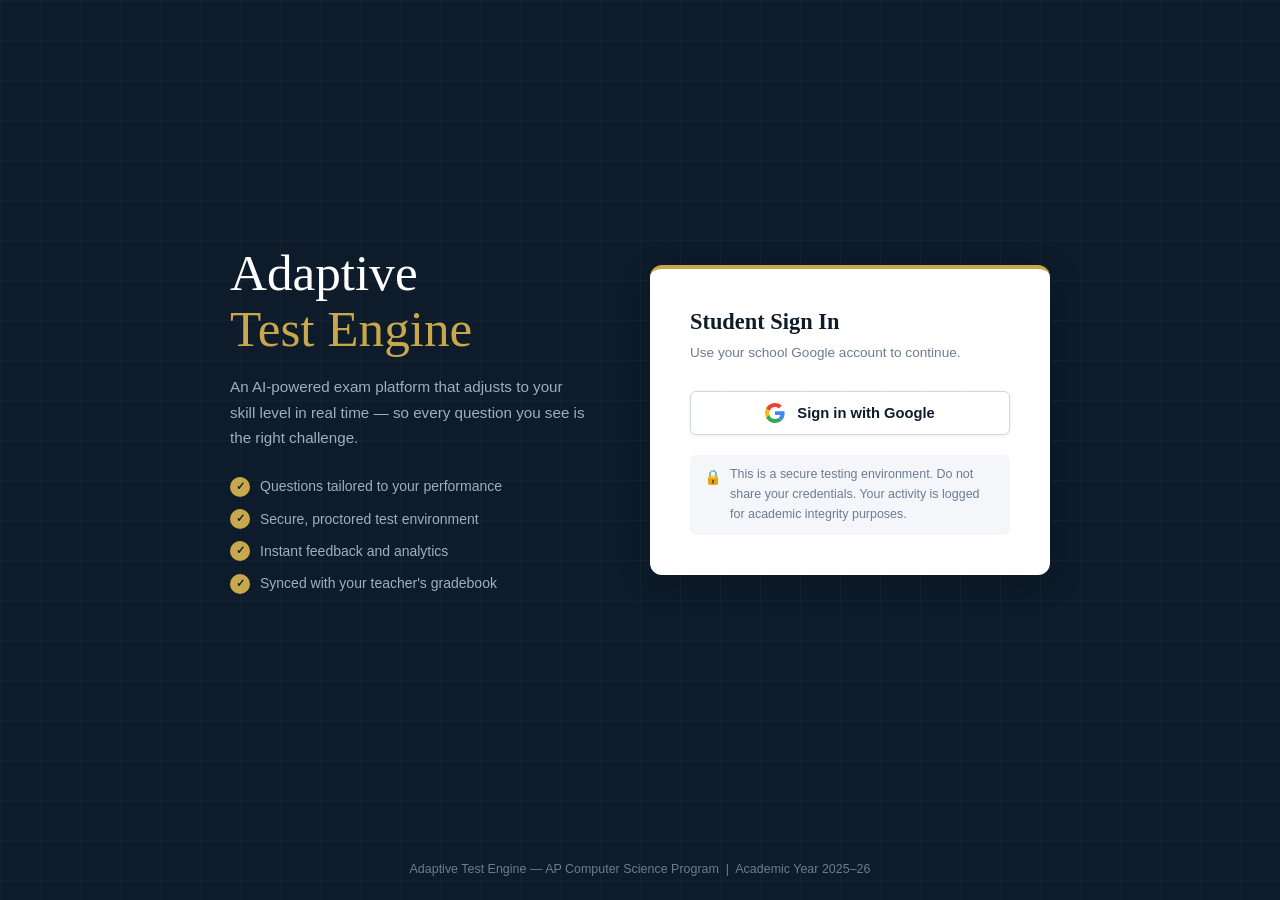
<file: frontend/student/help.html>
<!DOCTYPE html>
<html lang="en">
<head>
  <meta charset="UTF-8" />
  <meta name="viewport" content="width=device-width, initial-scale=1.0" />
  <title>Help Center — Adaptive Test Engine</title>
  <link rel="stylesheet" href="style.css" />
  <script src="auth.js"></script>
  <script>
    // Session guard: bounce to login if no session.
    (function () {
      const session = window.requireSession && window.requireSession();
      if (session && session.student) {
        window.__STUDENT__ = session.student;
      }
    })();
  </script>
</head>
<body class="page-wrapper">

  <!-- Header / navigation — identical to dashboard.html -->
  <header class="site-header">
    <div class="logo">Adaptive <span>Test&nbsp;Engine</span></div>

    <nav class="hide-mobile" aria-label="Main navigation">
      <a href="dashboard.html">Dashboard</a>
      <a href="all_tests.html" data-action="nav-all-tests">All Tests</a>
      <a href="history.html" data-action="nav-history">Test History</a>
      <a href="help.html" class="active" data-action="nav-help">Help</a>
    </nav>

    <div class="user-badge">
      <span class="hide-mobile user-name" data-bind="student-name">Jane Student</span>
      <div class="avatar" data-bind="student-avatar" aria-label="Student avatar">JS</div>
      <button class="btn btn-sm btn-outline" style="color:white;border-color:#6B7C93"
              data-action="logout" onclick="handleLogout()">
        Sign Out
      </button>
    </div>
  </header>

  <main class="main-content">
    <div class="container">

      <!-- Hero -->
      <section class="page-hero">
        <h1>Help Center</h1>
        <p>Everything you need to know about using the Adaptive Test Engine — how it works, common questions, and how to reach your teacher.</p>
      </section>

      <!-- Quick-nav tabs -->
      <nav class="tab-nav" aria-label="Help sections">
        <a href="#how-to-use" class="active">How to use</a>
        <a href="#faq">FAQ</a>
        <a href="#contact">Contact</a>
      </nav>

      <!-- ═══════════════════════════════════════════════
           Section 1 — How to use
      ═══════════════════════════════════════════════ -->
      <section id="how-to-use">
        <div class="section-heading">
          <h2>How to use the Adaptive Test Engine</h2>
          <p>Six quick steps that cover everything from signing in to reviewing your results.</p>
        </div>

        <div class="step-grid">
          <div class="step-card">
            <div class="step-number">1</div>
            <div>
              <h3>Sign in with your school account</h3>
              <p>Use your <strong>@smus.ca</strong> Google account on the sign-in screen. No separate password to remember — one tap of the Google button and you're in.</p>
            </div>
          </div>

          <div class="step-card">
            <div class="step-number">2</div>
            <div>
              <h3>Pick a test from the dashboard</h3>
              <p>The dashboard shows your recommended tests up top. Click any test card to begin, or open <a href="all_tests.html">All Tests</a> to browse the full catalog and filter by status.</p>
            </div>
          </div>

          <div class="step-card">
            <div class="step-number">3</div>
            <div>
              <h3>Read the adaptive difficulty badge</h3>
              <p>Each question is tagged <span class="badge badge-success">Beginner</span>, <span class="badge badge-accent">Intermediate</span>, or <span class="badge badge-danger">Advanced</span>. The engine starts you at your current level and moves up or down based on how you answer.</p>
            </div>
          </div>

          <div class="step-card">
            <div class="step-number">4</div>
            <div>
              <h3>Watch the timer — 30 seconds per question</h3>
              <p>You get <strong>30 seconds</strong> to answer each question. When the timer hits zero, the test auto-submits that question and moves on. There's no penalty for running out — it just counts as "no answer."</p>
            </div>
          </div>

          <div class="step-card">
            <div class="step-number">5</div>
            <div>
              <h3>Follow the difficulty-path dots</h3>
              <p>The row of dots at the bottom of the test shows how your path has adapted: the higher the dot, the harder the question. It's a quick visual of where the engine has taken you so far.</p>
            </div>
          </div>

          <div class="step-card">
            <div class="step-number">6</div>
            <div>
              <h3>Review past results any time</h3>
              <p>Head to <a href="history.html">Test History</a> to see every test you've taken, or open a specific attempt from the <strong>Recent Activity</strong> panel on your dashboard.</p>
            </div>
          </div>
        </div>
      </section>

      <!-- ═══════════════════════════════════════════════
           Section 2 — FAQ
      ═══════════════════════════════════════════════ -->
      <section id="faq">
        <div class="section-heading">
          <h2>Frequently asked questions</h2>
          <p>Tap any question to see the answer.</p>
        </div>

        <div class="accordion">
          <details class="accordion-item">
            <summary>What happens if I run out of time on a question?</summary>
            <div class="accordion-body">
              The question is submitted as "no answer" and counted as incorrect. The test then moves on to the next question automatically — you won't be stuck on one screen.
            </div>
          </details>

          <details class="accordion-item">
            <summary>Can I go back to a previous question?</summary>
            <div class="accordion-body">
              No. Because the engine adapts to each answer you submit, questions are locked in once you move on. This keeps the difficulty calibration fair for everyone.
            </div>
          </details>

          <details class="accordion-item">
            <summary>Why did the difficulty change after my answer?</summary>
            <div class="accordion-body">
              That's the adaptive engine at work. Answer correctly and the next question is harder; miss one and the next is a little easier. The goal is to find the hardest level you can reliably handle.
            </div>
          </details>

          <details class="accordion-item">
            <summary>What does my adaptive level mean?</summary>
            <div class="accordion-body">
              Your adaptive level (1–5) is a running estimate of your skill across the topics you've been tested on. Level 4 means you're consistently answering intermediate-to-advanced questions correctly. It updates after every test.
            </div>
          </details>

          <details class="accordion-item">
            <summary>Can I retake a test?</summary>
            <div class="accordion-body">
              Usually yes, unless your teacher has locked a specific attempt. Each retake generates a fresh question set, and your most recent attempt is the one that shows on the dashboard.
            </div>
          </details>

          <details class="accordion-item">
            <summary>Who can see my results?</summary>
            <div class="accordion-body">
              You and your teacher. Classmates can't see your scores, and aggregate stats shared with the class are always anonymized.
            </div>
          </details>

          <details class="accordion-item">
            <summary>What if the site doesn't work or I see an error?</summary>
            <div class="accordion-body">
              First, try refreshing the page. If you're mid-test, your progress is auto-saved, so you won't lose your answers. If the issue persists, message your teacher using the Contact form below.
            </div>
          </details>

          <details class="accordion-item">
            <summary>What if I accidentally sign out during a test?</summary>
            <div class="accordion-body">
              Don't panic — sign back in and open the same test. Your progress up to the last answered question is saved server-side, and you'll resume right where you left off.
            </div>
          </details>
        </div>
      </section>

      <!-- ═══════════════════════════════════════════════
           Section 3 — Contact
      ═══════════════════════════════════════════════ -->
      <section id="contact">
        <div class="section-heading">
          <h2>Contact your teacher</h2>
          <p>Still need help? Reach out directly and they'll get back to you.</p>
        </div>

        <div class="card">
          <p style="margin-bottom: 20px;">Still need help? Reach out to your teacher directly using the form below.</p>

          <form id="contact-form" onsubmit="sendContactMessage(event)">
            <div class="form-group" style="margin-bottom: 16px;">
              <label for="teacher-name">Teacher's name</label>
              <input type="text" id="teacher-name" name="teacher" placeholder="e.g. Mr. Smith" required />
            </div>

            <div class="form-group" style="margin-bottom: 20px;">
              <label for="student-message">Your message</label>
              <textarea id="student-message" name="message" placeholder="Describe what you need help with…" required></textarea>
            </div>

            <button type="submit" class="btn btn-primary">Send Message</button>
          </form>

          <div class="alert alert-info" style="margin-top: 20px;">
            Your message will be sent to your teacher along with your student info (name, email, and current adaptive level).
          </div>
        </div>
      </section>

    </div>
  </main>

  <footer class="site-footer">
    Adaptive Test Engine &mdash; AP Computer Science Program &nbsp;|&nbsp; Academic Year 2025–26
  </footer>

  <script>
    function handleLogout() {
      if (confirm('Are you sure you want to sign out?')) {
        (window.clearSession || sessionStorage.clear.bind(sessionStorage))();
        window.location.href = 'index.html';
      }
    }

    (function populateStudent() {
      const s = window.__STUDENT__;
      if (!s) return;
      const setText = (sel, value) => {
        document.querySelectorAll(sel).forEach(el => { if (value) el.textContent = value; });
      };
      setText('[data-bind="student-name"]', s.name);
      const avatarEl = document.querySelector('[data-bind="student-avatar"]');
      if (avatarEl && s.name) {
        const initials = s.name.split(' ').map(p => p[0]).slice(0, 2).join('').toUpperCase();
        avatarEl.textContent = initials;
      }
    })();

    // Highlight the active tab based on which section is in view.
    const tabLinks = document.querySelectorAll('.tab-nav a');
    const sections = ['how-to-use', 'faq', 'contact']
      .map(id => document.getElementById(id))
      .filter(Boolean);
    function setActiveTab(id) {
      tabLinks.forEach(a => {
        a.classList.toggle('active', a.getAttribute('href') === '#' + id);
      });
    }
    if ('IntersectionObserver' in window) {
      const io = new IntersectionObserver(entries => {
        const visible = entries.filter(e => e.isIntersecting)
          .sort((a, b) => b.intersectionRatio - a.intersectionRatio)[0];
        if (visible) setActiveTab(visible.target.id);
      }, { rootMargin: '-30% 0px -55% 0px', threshold: [0, 0.25, 0.5, 0.75, 1] });
      sections.forEach(s => io.observe(s));
    }

    /**
     * sendContactMessage(event)
     * ─────────────────────────────────────────────
     * TODO(Integration team): wire this up to the real API.
     *   Endpoint: POST /api/help/contact
     *   Body:     { teacherName, message, studentId, studentEmail, adaptiveLevel }
     *   On success: clear the form and show a success .alert.alert-info.
     *   On error:   show an .alert.alert-danger with the server message.
     * For now this is a client-only stub — it just shows a confirmation.
     */
    function sendContactMessage(event) {
      event.preventDefault();
      const teacher = document.getElementById('teacher-name').value.trim();
      const message = document.getElementById('student-message').value.trim();
      if (!teacher || !message) return;
      console.log('[Help] contact stub', { teacher, message, student: window.__STUDENT__ || null });
      alert(`Thanks! Your message to ${teacher} has been queued.\n\n(This is a placeholder — the Integration team will wire it to the real API.)`);
      document.getElementById('contact-form').reset();
    }
  </script>

</body>
</html>
</file>
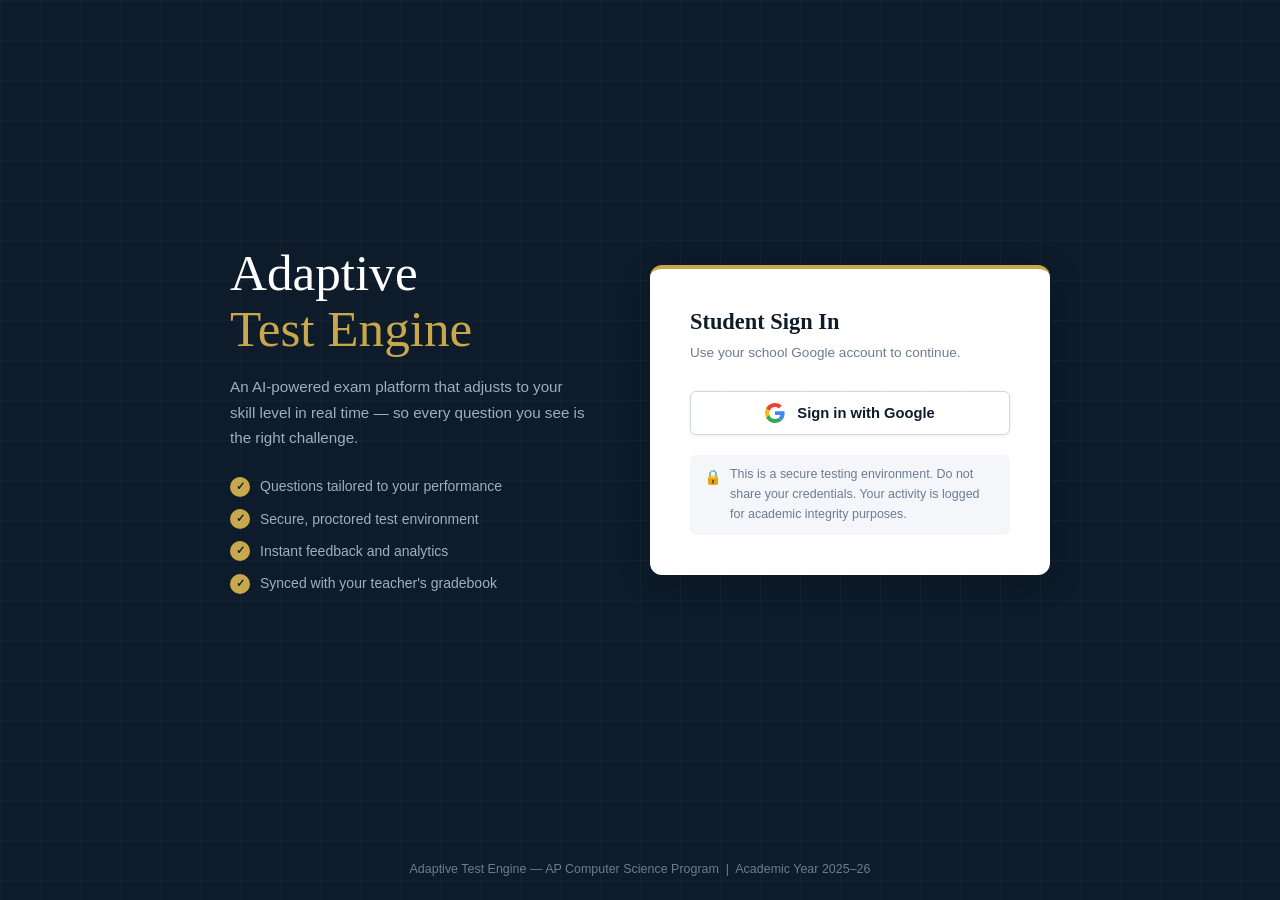
<file: frontend/student/history.html>
<!DOCTYPE html>
<html lang="en">
<head>
  <meta charset="UTF-8" />
  <meta name="viewport" content="width=device-width, initial-scale=1.0" />
  <title>Test History — Adaptive Test Engine</title>
  <link rel="stylesheet" href="style.css" />
  <script src="auth.js"></script>
  <script>
    // Session guard: bounce to login if no session.
    (function () {
      const session = window.requireSession && window.requireSession();
      if (session && session.student) {
        window.__STUDENT__ = session.student;
      }
    })();
  </script>

  <style>
    .page-wrapper { display: flex; flex-direction: column; min-height: 100vh; }
    .main-content { flex: 1; padding: 36px 0 60px; }

    .section-heading {
      display: flex;
      align-items: baseline;
      justify-content: space-between;
      margin-bottom: 18px;
      flex-wrap: wrap;
      gap: 12px;
    }
    .section-heading h2 { font-size: 1.3rem; }
    .section-heading a { font-size: 0.82rem; color: var(--slate); }
    .section-heading a:hover { color: var(--navy); }

    .history-list { display: flex; flex-direction: column; gap: 12px; }

    .history-row {
      background: var(--white);
      border: 1px solid var(--border);
      border-radius: var(--radius-lg);
      padding: 18px 22px;
      display: grid;
      grid-template-columns: 1fr auto;
      gap: 16px;
      align-items: center;
      box-shadow: var(--shadow-sm);
    }
    .history-row h3 {
      font-size: 1rem;
      color: var(--navy);
      margin-bottom: 8px;
    }
    .history-meta {
      display: flex;
      flex-wrap: wrap;
      gap: 18px;
      font-size: 0.82rem;
      color: var(--slate);
    }
    .history-meta span strong { color: var(--navy); font-weight: 600; }

    .empty-state {
      text-align: center;
      padding: 48px 24px;
    }
    .empty-state h3 { color: var(--navy); margin-bottom: 8px; font-size: 1.1rem; }
    .empty-state p  { margin-bottom: 18px; }

    @media (max-width: 640px) {
      .history-row { grid-template-columns: 1fr; }
    }
  </style>
</head>
<body class="page-wrapper">

  <header class="site-header">
    <div class="logo">Adaptive <span>Test&nbsp;Engine</span></div>

    <nav class="hide-mobile" aria-label="Main navigation">
      <a href="dashboard.html">Dashboard</a>
      <a href="all_tests.html" data-action="nav-all-tests">All Tests</a>
      <a href="history.html" class="active">Test History</a>
      <a href="help.html" data-action="nav-help">Help</a>
    </nav>

    <div class="user-badge">
      <span class="hide-mobile user-name" data-bind="student-name">Jane Student</span>
      <div class="avatar" data-bind="student-avatar" aria-label="Student avatar">JS</div>
      <button class="btn btn-sm btn-outline" style="color:white;border-color:#6B7C93"
              data-action="logout" onclick="handleLogout()">
        Sign Out
      </button>
    </div>
  </header>

  <main class="main-content">
    <div class="container">

      <div class="section-heading">
        <h2>Test History</h2>
        <a href="dashboard.html">← Back to Dashboard</a>
      </div>

      <div id="history-list" class="history-list"></div>

    </div>
  </main>

  <footer class="site-footer">
    Adaptive Test Engine &mdash; AP Computer Science Program &nbsp;|&nbsp; Academic Year 2025–26
  </footer>

  <script>
    function handleLogout() {
      if (confirm('Are you sure you want to sign out?')) {
        (window.clearSession || sessionStorage.clear.bind(sessionStorage))();
        window.location.href = 'index.html';
      }
    }

    // TODO(DB team — Michael C. / Marwan / Jason): replace this sessionStorage
    // read with GET /api/results/history?studentId={id} to pull the student's
    // full attempt log from the backend.
    function loadHistory() {
      try {
        const raw = sessionStorage.getItem('testHistory');
        if (!raw) return [];
        const parsed = JSON.parse(raw);
        return Array.isArray(parsed) ? parsed : [];
      } catch (_) {
        return [];
      }
    }

    function renderHistory() {
      const container = document.getElementById('history-list');
      const history = loadHistory();

      if (!history.length) {
        container.innerHTML = `
          <div class="card empty-state">
            <h3>No tests yet</h3>
            <p>You haven't taken any tests yet. Go to the Dashboard to start one.</p>
            <a href="dashboard.html" class="btn btn-primary">Go to Dashboard →</a>
          </div>
        `;
        return;
      }

      const rows = [...history].reverse().map(entry => {
        const correct = entry.correctCount ?? 0;
        const total = entry.totalQuestions ?? 0;
        const score = entry.score ?? 0;
        const level = entry.finalDifficulty ?? '—';
        const subject = entry.subject || entry.testName || 'Test';
        const date = entry.date || '—';
        const id = encodeURIComponent(entry.testId || '');
        return `
          <div class="history-row" data-history-id="${entry.testId || ''}">
            <div>
              <h3>${subject}</h3>
              <div class="history-meta">
                <span><strong>Date:</strong> ${date}</span>
                <span><strong>Score:</strong> ${correct}/${total} — ${score}%</span>
                <span><strong>Final Difficulty:</strong> Level ${level}</span>
              </div>
            </div>
            <a href="results.html?testId=${id}" class="btn btn-primary btn-sm">View</a>
          </div>
        `;
      }).join('');

      container.innerHTML = rows;
    }

    (function populateStudent() {
      const s = window.__STUDENT__;
      if (!s) return;
      const setText = (sel, value) => {
        document.querySelectorAll(sel).forEach(el => { if (value) el.textContent = value; });
      };
      setText('[data-bind="student-name"]', s.name);
      const avatar = document.querySelector('[data-bind="student-avatar"]');
      if (avatar && s.name) {
        avatar.textContent = s.name.split(' ').map(p => p[0]).slice(0, 2).join('').toUpperCase();
      }
    })();

    renderHistory();
  </script>

</body>
</html>
</file>
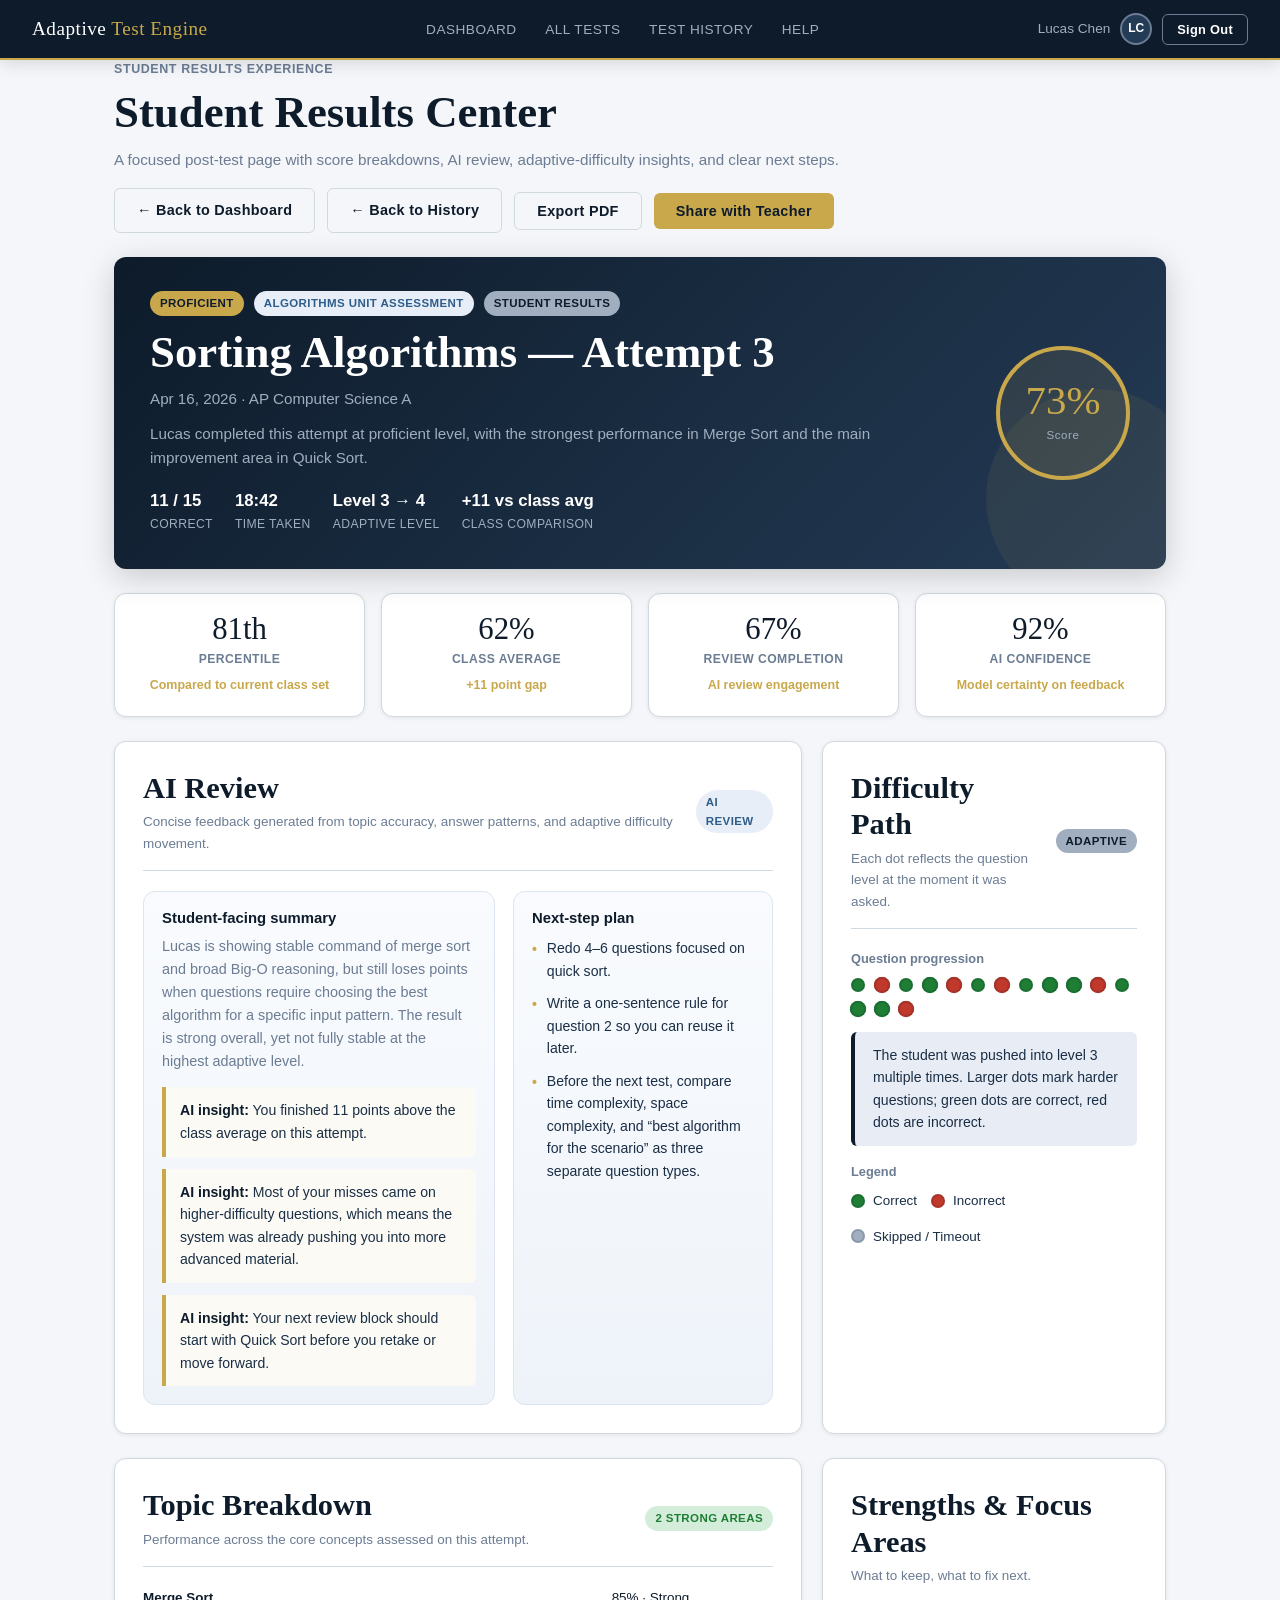
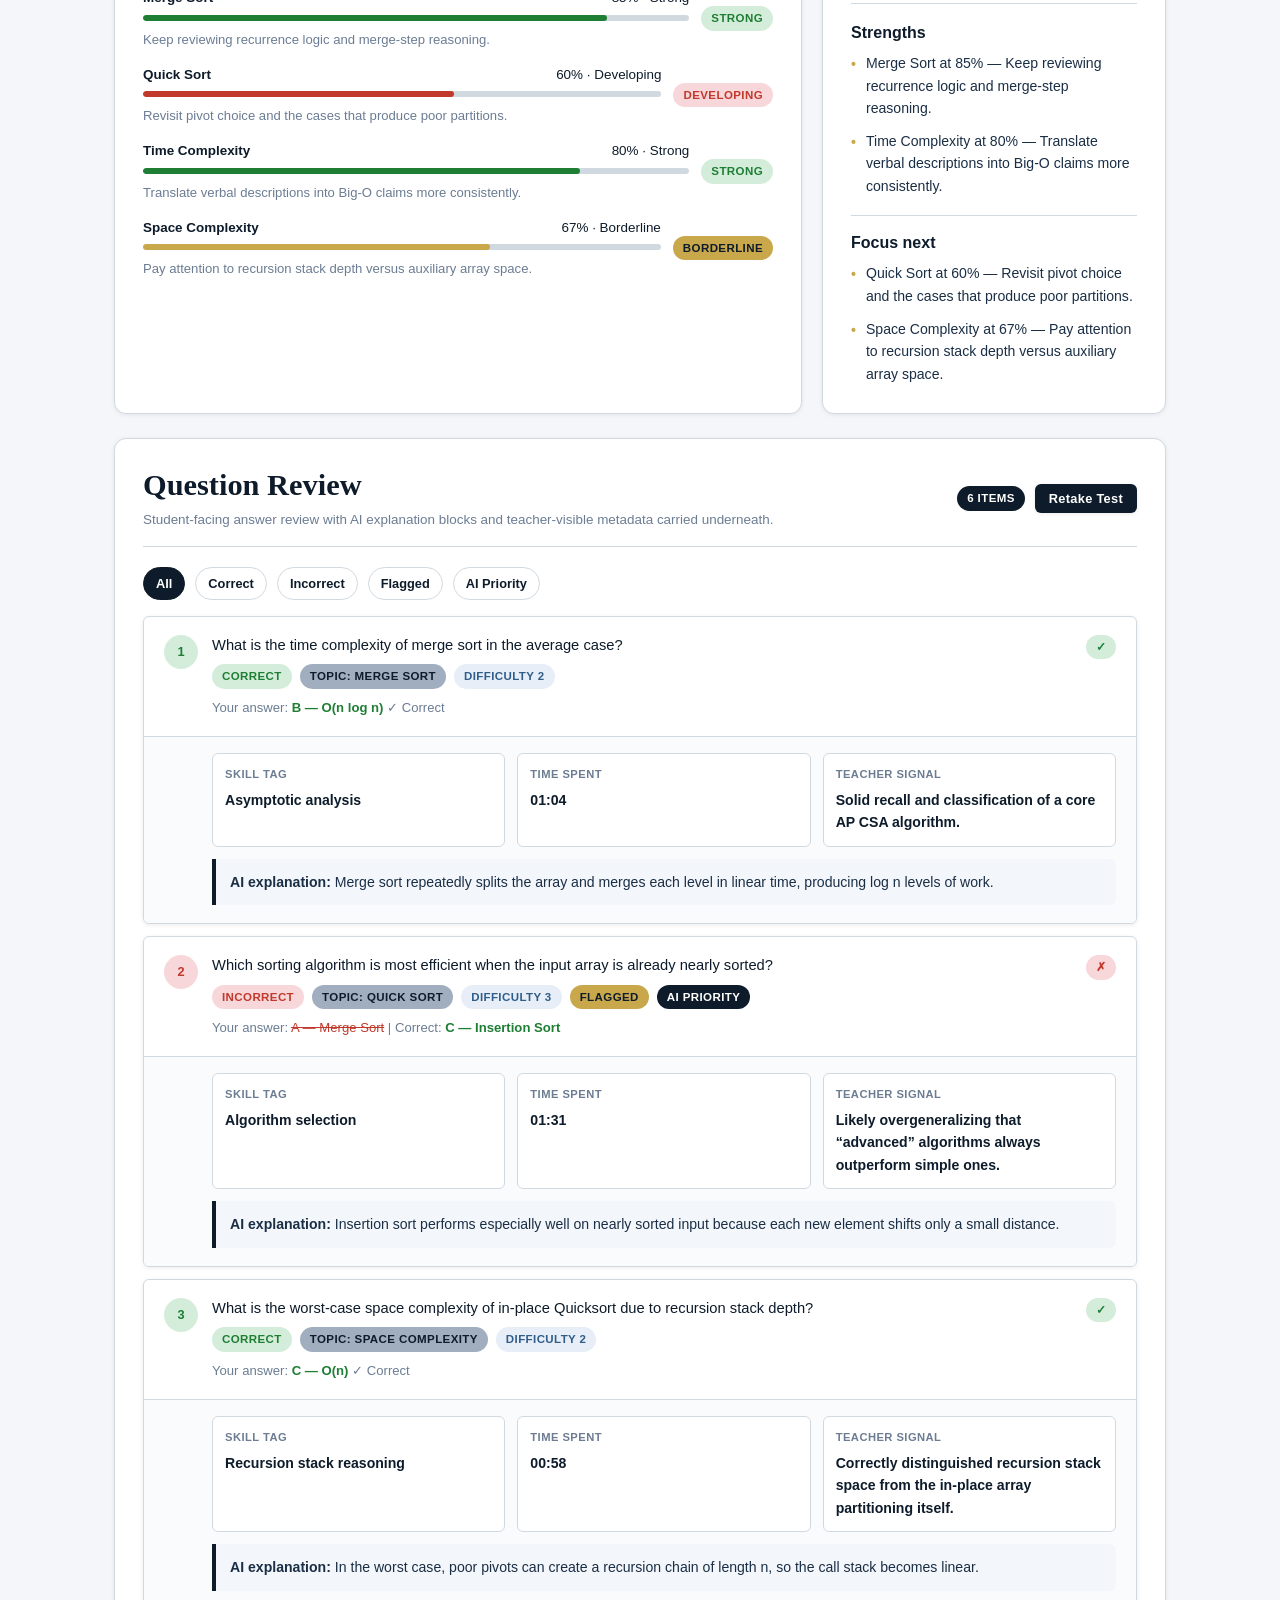
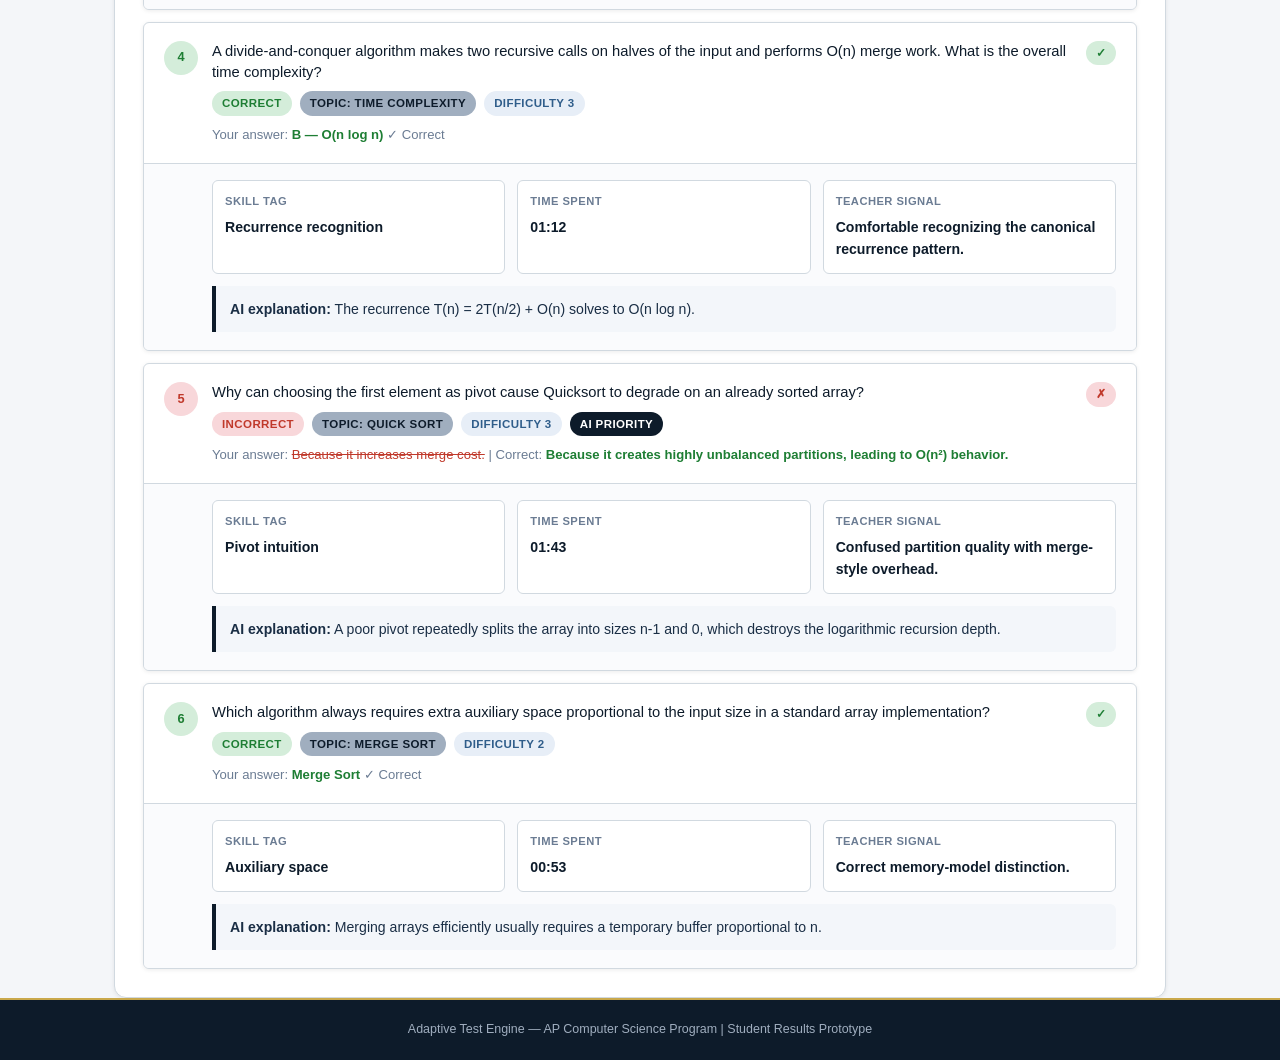
<file: frontend/student/results.html>
<!DOCTYPE html>
<html lang="en">
<head>
  <meta charset="UTF-8" />
  <meta name="viewport" content="width=device-width, initial-scale=1.0" />
  <title>Student Results — Adaptive Test Engine</title>
  <style>
    :root {
      --navy: #0D1B2A;
      --navy-mid: #1A2E45;
      --navy-light: #243B55;
      --slate: #6B7C93;
      --slate-light: #A0AEBF;
      --white: #FFFFFF;
      --off-white: #F4F6F9;
      --accent: #C9A84C;
      --danger: #C0392B;
      --success: #1E7E34;
      --border: #D1D9E0;
      --info: #2F5D8A;
      --ease: cubic-bezier(0.25, 0.8, 0.25, 1);
      --radius: 6px;
      --radius-lg: 12px;
      --shadow-sm: 0 1px 4px rgba(0,0,0,0.08);
      --shadow-md: 0 4px 16px rgba(0,0,0,0.12);
      --shadow-lg: 0 8px 32px rgba(0,0,0,0.18);
      --font-display: 'DM Serif Display', Georgia, serif;
      --font-body: 'IBM Plex Sans', 'Segoe UI', sans-serif;
      --font-mono: 'IBM Plex Mono', 'Courier New', monospace;
    }

    @import url('https://fonts.googleapis.com/css2?family=DM+Serif+Display&family=IBM+Plex+Sans:wght@300;400;500;600;700&family=IBM+Plex+Mono:wght@400;500&display=swap');

    *, *::before, *::after { box-sizing: border-box; margin: 0; padding: 0; }
    html { scroll-behavior: smooth; }
    body {
      font-family: var(--font-body);
      background: var(--off-white);
      color: var(--navy);
      line-height: 1.6;
      min-height: 100vh;
    }

    h1, h2, h3, h4 {
      font-family: var(--font-display);
      line-height: 1.15;
      color: var(--navy);
    }
    h1 { font-size: clamp(1.9rem, 4vw, 2.8rem); }
    h2 { font-size: clamp(1.25rem, 2.3vw, 1.75rem); }
    h3 { font-size: 1.12rem; }
    h4 { font-size: 1rem; }
    p { color: var(--slate); font-size: 0.95rem; }
    a { color: var(--navy-light); text-decoration: none; }
    a:hover { color: var(--accent); }

    .page-wrapper {
      display: flex;
      flex-direction: column;
      min-height: 100vh;
    }

    .site-header {
      background: var(--navy);
      border-bottom: 2px solid var(--accent);
      padding: 0 32px;
      height: 64px;
      display: flex;
      align-items: center;
      justify-content: space-between;
      position: sticky;
      top: 0;
      z-index: 100;
      box-shadow: var(--shadow-md);
    }

    .logo {
      font-family: var(--font-display);
      color: var(--white);
      font-size: 1.2rem;
      letter-spacing: 0.4px;
    }
    .logo span { color: var(--accent); }

    .container {
      max-width: 1220px;
      margin: 0 auto;
      padding: 34px 24px 60px;
      width: 100%;
    }

    .toolbar {
      display: flex;
      justify-content: space-between;
      gap: 16px;
      align-items: center;
      margin-bottom: 24px;
      flex-wrap: wrap;
    }

    .eyebrow {
      font-size: 0.78rem;
      letter-spacing: 0.6px;
      text-transform: uppercase;
      color: var(--slate);
      font-weight: 700;
      margin-bottom: 6px;
    }

    .view-switcher {
      display: inline-flex;
      align-items: center;
      gap: 6px;
      padding: 6px;
      border: 1px solid var(--border);
      border-radius: 999px;
      background: var(--white);
      box-shadow: var(--shadow-sm);
    }
    .view-switcher button {
      border: none;
      background: transparent;
      color: var(--slate);
      font-family: var(--font-body);
      font-size: 0.84rem;
      font-weight: 700;
      padding: 9px 16px;
      border-radius: 999px;
      cursor: pointer;
      transition: all 0.18s var(--ease);
    }
    .view-switcher button.active {
      background: var(--navy);
      color: var(--white);
      box-shadow: var(--shadow-sm);
    }

    .btn {
      display: inline-flex;
      align-items: center;
      justify-content: center;
      gap: 8px;
      border: none;
      border-radius: var(--radius);
      padding: 10px 18px;
      font-size: 0.9rem;
      font-weight: 700;
      cursor: pointer;
      transition: all 0.18s var(--ease);
      font-family: var(--font-body);
    }
    .btn-primary {
      background: var(--navy);
      color: var(--white);
      box-shadow: var(--shadow-sm);
    }
    .btn-primary:hover { background: var(--navy-light); transform: translateY(-1px); }
    .btn-accent {
      background: var(--accent);
      color: var(--navy);
    }
    .btn-accent:hover { filter: brightness(1.05); transform: translateY(-1px); }
    .btn-outline {
      background: transparent;
      color: var(--navy);
      border: 1.5px solid var(--border);
    }
    .btn-outline:hover { border-color: var(--navy); background: var(--white); }
    .btn-sm { padding: 8px 12px; font-size: 0.8rem; }

    .badge {
      display: inline-flex;
      align-items: center;
      gap: 6px;
      padding: 4px 10px;
      border-radius: 999px;
      font-size: 0.72rem;
      font-weight: 700;
      letter-spacing: 0.35px;
      text-transform: uppercase;
    }
    .badge-accent { background: var(--accent); color: var(--navy); }
    .badge-success { background: #d4edda; color: var(--success); }
    .badge-danger { background: #f8d7da; color: var(--danger); }
    .badge-slate { background: #e6ebf0; color: var(--navy); }
    .badge-info { background: #e7eef7; color: var(--info); }
    .badge-navy { background: var(--navy); color: var(--white); }

    .score-hero {
      background: linear-gradient(135deg, var(--navy) 0%, var(--navy-light) 100%);
      color: var(--white);
      border-radius: var(--radius-lg);
      padding: 34px 36px;
      box-shadow: var(--shadow-lg);
      display: grid;
      grid-template-columns: minmax(0, 1fr) auto;
      gap: 24px;
      align-items: center;
      margin-bottom: 24px;
      position: relative;
      overflow: hidden;
    }
    .score-hero::after {
      content: '';
      position: absolute;
      right: -40px;
      bottom: -40px;
      width: 220px;
      height: 220px;
      background: rgba(201,168,76,0.08);
      border-radius: 50%;
      pointer-events: none;
    }
    .score-hero h1 { color: var(--white); margin-bottom: 8px; }
    .score-hero p, .score-hero .meta, .score-hero .muted { color: var(--slate-light); }
    .hero-topline {
      display: flex;
      align-items: center;
      gap: 10px;
      flex-wrap: wrap;
      margin-bottom: 10px;
    }
    .hero-metrics {
      display: flex;
      flex-wrap: wrap;
      gap: 22px;
      margin-top: 18px;
    }
    .hero-metric-value {
      color: var(--white);
      font-weight: 700;
      font-size: 1.05rem;
    }
    .hero-metric-label {
      color: var(--slate-light);
      font-size: 0.76rem;
      text-transform: uppercase;
      letter-spacing: 0.4px;
    }

    .score-circle {
      width: 134px;
      height: 134px;
      border-radius: 50%;
      border: 4px solid var(--accent);
      display: flex;
      align-items: center;
      justify-content: center;
      flex-direction: column;
      background: rgba(201,168,76,0.10);
      position: relative;
      z-index: 1;
    }
    .score-pct {
      font-family: var(--font-display);
      font-size: 2.55rem;
      color: var(--accent);
      line-height: 1;
    }
    .score-label {
      color: var(--slate-light);
      font-size: 0.72rem;
      letter-spacing: 0.55px;
      margin-top: 4px;
    }

    .stats-grid {
      display: grid;
      grid-template-columns: repeat(auto-fit, minmax(180px, 1fr));
      gap: 16px;
      margin-bottom: 24px;
    }
    .stat-card,
    .card {
      background: var(--white);
      border: 1px solid var(--border);
      border-radius: var(--radius-lg);
      box-shadow: var(--shadow-sm);
    }
    .stat-card {
      padding: 20px;
      text-align: center;
    }
    .stat-value {
      font-family: var(--font-display);
      font-size: 1.92rem;
      color: var(--navy);
      line-height: 1;
      margin-bottom: 6px;
    }
    .stat-label {
      font-size: 0.76rem;
      letter-spacing: 0.45px;
      text-transform: uppercase;
      color: var(--slate);
      font-weight: 700;
    }
    .stat-sub {
      font-size: 0.78rem;
      color: var(--accent);
      margin-top: 6px;
      font-weight: 700;
    }

    .section-grid {
      display: grid;
      grid-template-columns: 2fr 1fr;
      gap: 20px;
      margin-bottom: 24px;
    }

    .card {
      padding: 24px;
    }
    .card-header {
      display: flex;
      align-items: flex-start;
      justify-content: space-between;
      gap: 14px;
      margin-bottom: 18px;
      border-bottom: 1px solid var(--border);
      padding-bottom: 14px;
    }
    .card-title-block p {
      font-size: 0.84rem;
      margin-top: 5px;
    }

    .ai-summary {
      display: grid;
      grid-template-columns: 1.15fr 0.85fr;
      gap: 18px;
    }
    .ai-box {
      background: linear-gradient(180deg, #f9fbfe 0%, #eef3f9 100%);
      border: 1px solid #dbe4ef;
      border-radius: var(--radius-lg);
      padding: 18px;
    }
    .ai-box h4 {
      margin-bottom: 8px;
      font-family: var(--font-body);
      font-size: 0.93rem;
      font-weight: 700;
      color: var(--navy);
    }
    .ai-box p { font-size: 0.9rem; }

    .callout-list {
      display: grid;
      gap: 12px;
      margin-top: 14px;
    }
    .callout {
      border-left: 4px solid var(--accent);
      background: #fbfaf5;
      padding: 12px 14px;
      border-radius: 0 var(--radius) var(--radius) 0;
      font-size: 0.88rem;
      color: var(--navy-mid);
    }
    .callout strong { color: var(--navy); }

    .mini-list {
      list-style: none;
      display: grid;
      gap: 10px;
      margin-top: 10px;
    }
    .mini-list li {
      display: flex;
      align-items: flex-start;
      gap: 10px;
      font-size: 0.88rem;
      color: var(--navy-mid);
    }
    .mini-list li::before {
      content: '•';
      color: var(--accent);
      font-weight: 700;
      margin-top: 1px;
    }

    .topic-list {
      display: grid;
      gap: 14px;
    }
    .topic-row {
      display: grid;
      grid-template-columns: minmax(0, 1fr) auto;
      gap: 12px;
      align-items: center;
    }
    .topic-meta {
      display: flex;
      justify-content: space-between;
      font-size: 0.84rem;
      margin-bottom: 6px;
      gap: 12px;
    }
    .topic-meta strong { color: var(--navy); }

    .progress-bar-track {
      background: var(--border);
      border-radius: 999px;
      height: 8px;
      overflow: hidden;
    }
    .progress-bar-fill {
      height: 100%;
      background: var(--navy);
      border-radius: 999px;
      transition: width 0.3s var(--ease);
    }
    .progress-bar-fill.accent { background: var(--accent); }
    .progress-bar-fill.success { background: var(--success); }
    .progress-bar-fill.danger { background: var(--danger); }

    .difficulty-strip {
      display: flex;
      align-items: center;
      gap: 10px;
      flex-wrap: wrap;
      margin-top: 8px;
    }
    .difficulty-dot {
      width: 14px;
      height: 14px;
      border-radius: 50%;
      position: relative;
      border: 2px solid rgba(13, 27, 42, 0.14);
      flex-shrink: 0;
    }
    .difficulty-dot.correct { background: var(--success); }
    .difficulty-dot.wrong { background: var(--danger); }
    .difficulty-dot.skipped { background: var(--slate-light); }
    .difficulty-dot[data-level="1"] { transform: scale(0.82); }
    .difficulty-dot[data-level="2"] { transform: scale(1); }
    .difficulty-dot[data-level="3"] { transform: scale(1.18); }

    .filter-row {
      display: flex;
      gap: 10px;
      flex-wrap: wrap;
      margin-bottom: 16px;
    }
    .chip {
      border: 1px solid var(--border);
      background: var(--white);
      color: var(--navy);
      padding: 8px 12px;
      border-radius: 999px;
      font-size: 0.8rem;
      font-weight: 700;
      cursor: pointer;
      transition: all 0.16s var(--ease);
    }
    .chip.active,
    .chip:hover {
      background: var(--navy);
      color: var(--white);
      border-color: var(--navy);
    }

    .review-list {
      display: grid;
      gap: 12px;
    }
    .review-item {
      background: var(--white);
      border: 1px solid var(--border);
      border-radius: var(--radius);
      box-shadow: var(--shadow-sm);
      overflow: hidden;
    }
    .review-summary {
      display: grid;
      grid-template-columns: auto minmax(0, 1fr) auto;
      gap: 14px;
      padding: 18px 20px;
      align-items: start;
    }
    .review-num {
      width: 34px;
      height: 34px;
      border-radius: 50%;
      display: flex;
      align-items: center;
      justify-content: center;
      font-size: 0.8rem;
      font-weight: 700;
      flex-shrink: 0;
    }
    .review-num.correct { background: #d4edda; color: var(--success); }
    .review-num.wrong { background: #f8d7da; color: var(--danger); }
    .review-num.skipped { background: #edf1f5; color: var(--slate); }
    .review-question { font-size: 0.92rem; color: var(--navy); line-height: 1.45; }
    .review-meta {
      display: flex;
      gap: 8px;
      flex-wrap: wrap;
      margin-top: 8px;
    }
    .review-answer {
      font-size: 0.82rem;
      color: var(--slate);
      margin-top: 8px;
    }
    .review-answer strong { color: var(--success); }
    .review-answer .wrong-choice { color: var(--danger); text-decoration: line-through; }
    .review-details {
      border-top: 1px solid var(--border);
      padding: 16px 20px 18px 68px;
      background: #fafbfd;
      display: grid;
      gap: 12px;
    }
    .detail-grid {
      display: grid;
      grid-template-columns: repeat(3, minmax(0, 1fr));
      gap: 12px;
    }
    .detail-cell {
      background: var(--white);
      border: 1px solid var(--border);
      border-radius: var(--radius);
      padding: 12px;
    }
    .detail-cell .kicker {
      color: var(--slate);
      text-transform: uppercase;
      letter-spacing: 0.45px;
      font-size: 0.7rem;
      font-weight: 700;
      margin-bottom: 5px;
    }
    .detail-cell .value {
      font-size: 0.88rem;
      color: var(--navy);
      font-weight: 700;
    }
    .explanation-box {
      background: #f3f6fa;
      border-left: 4px solid var(--navy);
      border-radius: 0 var(--radius) var(--radius) 0;
      padding: 12px 14px;
      font-size: 0.88rem;
      color: var(--navy-mid);
    }

    .teacher-panel,
    .student-panel {
      display: none;
    }
    .panel-visible {
      display: block;
    }

    .teacher-grid {
      display: grid;
      grid-template-columns: 1.2fr 0.8fr;
      gap: 20px;
      margin-bottom: 24px;
    }

    .comparison-grid {
      display: grid;
      grid-template-columns: repeat(3, minmax(0, 1fr));
      gap: 14px;
      margin-top: 8px;
    }

    .comparison-card {
      background: #f9fbfd;
      border: 1px solid var(--border);
      border-radius: var(--radius);
      padding: 14px;
    }
    .comparison-card .label {
      font-size: 0.72rem;
      text-transform: uppercase;
      letter-spacing: 0.45px;
      color: var(--slate);
      font-weight: 700;
      margin-bottom: 6px;
    }
    .comparison-card .value {
      font-family: var(--font-display);
      font-size: 1.5rem;
      line-height: 1;
      color: var(--navy);
    }
    .comparison-card .delta {
      font-size: 0.8rem;
      margin-top: 7px;
      font-weight: 700;
    }
    .delta.good { color: var(--success); }
    .delta.warn { color: #926d12; }
    .delta.bad { color: var(--danger); }

    .table-card {
      padding: 0;
      overflow: hidden;
    }
    table {
      width: 100%;
      border-collapse: collapse;
      font-size: 0.88rem;
    }
    thead tr {
      background: var(--navy);
      color: var(--white);
    }
    thead th {
      padding: 12px 16px;
      text-align: left;
      font-size: 0.75rem;
      text-transform: uppercase;
      letter-spacing: 0.45px;
    }
    tbody td {
      padding: 13px 16px;
      border-bottom: 1px solid var(--border);
      color: var(--navy);
      vertical-align: top;
    }
    tbody tr:hover { background: var(--off-white); }
    .secondary { color: var(--slate); }

    .teacher-notes {
      display: grid;
      gap: 12px;
      margin-top: 8px;
    }
    .note-box {
      background: #fbfcfe;
      border: 1px solid var(--border);
      border-radius: var(--radius);
      padding: 14px;
    }
    .note-box textarea {
      width: 100%;
      min-height: 112px;
      border: 1.5px solid var(--border);
      border-radius: var(--radius);
      padding: 12px 14px;
      resize: vertical;
      font-family: var(--font-body);
      font-size: 0.9rem;
      color: var(--navy);
      outline: none;
    }
    .note-box textarea:focus {
      border-color: var(--navy);
      box-shadow: 0 0 0 3px rgba(13, 27, 42, 0.10);
    }

    .alert {
      padding: 12px 16px;
      border-radius: var(--radius);
      font-size: 0.88rem;
      border-left: 4px solid;
    }
    .alert-info { background: #e8edf5; border-color: var(--navy); color: var(--navy-mid); }
    .alert-warning { background: #fef9e7; border-color: var(--accent); color: #7d6009; }

    .footer {
      margin-top: auto;
      background: var(--navy);
      color: var(--slate-light);
      text-align: center;
      padding: 20px;
      font-size: 0.78rem;
      border-top: 2px solid var(--accent);
    }

    .hidden { display: none !important; }

    @media (max-width: 1050px) {
      .section-grid,
      .teacher-grid,
      .ai-summary {
        grid-template-columns: 1fr;
      }
    }

    @media (max-width: 820px) {
      .site-header {
        height: auto;
        padding: 14px 16px;
        flex-wrap: wrap;
        row-gap: 10px;
      }
      .toolbar { align-items: stretch; }
      .comparison-grid,
      .detail-grid {
        grid-template-columns: 1fr;
      }
      .score-hero {
        grid-template-columns: 1fr;
        text-align: center;
        padding: 28px 22px;
      }
      .score-circle { margin: 0 auto; }
    }

    @media (max-width: 640px) {
      .container { padding: 22px 16px 44px; }
      .review-summary {
        grid-template-columns: auto 1fr;
      }
      .review-summary > :last-child {
        grid-column: 1 / -1;
      }
      .review-details {
        padding: 16px;
      }
      .stats-grid {
        grid-template-columns: 1fr 1fr;
      }
    }

    @media (max-width: 480px) {
      .stats-grid { grid-template-columns: 1fr; }
      .view-switcher { width: 100%; justify-content: space-between; }
      .view-switcher button { flex: 1; }
    }
  </style>
  <link rel="stylesheet" href="style.css" />
</head>
<body data-role="student">
  <div class="page-wrapper">
    <header class="site-header">
      <div class="logo">Adaptive <span>Test&nbsp;Engine</span></div>

      <nav class="hide-mobile" aria-label="Main navigation">
        <a href="dashboard.html">Dashboard</a>
        <a href="all_tests.html">All Tests</a>
        <a href="history.html">Test History</a>
        <a href="help.html">Help</a>
      </nav>

      <div class="user-badge">
        <span id="header-user-name">Jane Student</span>
        <div class="avatar" id="header-avatar">JS</div>
        <button class="btn btn-sm btn-outline" style="color:white;border-color:#6B7C93" type="button" id="signout-btn">Sign Out</button>
      </div>
    </header>

    <main class="container">
      <div class="toolbar">
        <div>
          <div class="eyebrow">Student Results Experience</div>
          <h1>Student Results Center</h1>
          <p style="margin-top:8px; max-width: 760px;">
            A focused post-test page with score breakdowns, AI review, adaptive-difficulty insights, and clear next steps.
          </p>
        </div>

        <div style="display:flex; gap:12px; align-items:center; flex-wrap:wrap; justify-content:flex-end;">
          <a href="dashboard.html" class="btn btn-outline" id="back-dashboard-btn">← Back to Dashboard</a>
          <a href="history.html" class="btn btn-outline" id="back-history-btn">← Back to History</a>
          <button class="btn btn-outline" type="button" id="export-btn">Export PDF</button>
          <button class="btn btn-accent" type="button" id="share-btn">Share with Teacher</button>
        </div>
      </div>

      <section class="score-hero">
        <div>
          <div class="hero-topline">
            <span class="badge badge-accent" id="hero-status">Proficient</span>
            <span class="badge badge-info" id="hero-subject">Algorithms Unit Assessment</span>
            <span class="badge badge-slate" id="hero-role-indicator">Student Results</span>
          </div>
          <h1 id="hero-title">Sorting Algorithms — Attempt 3</h1>
          <p class="meta" id="hero-meta">Apr 16, 2026 · AP Computer Science A</p>
          <p class="muted" id="hero-summary" style="margin-top:10px; max-width: 760px;"></p>

          <div class="hero-metrics">
            <div>
              <div class="hero-metric-value" id="hero-correct">11 / 15</div>
              <div class="hero-metric-label">Correct</div>
            </div>
            <div>
              <div class="hero-metric-value" id="hero-time">18:42</div>
              <div class="hero-metric-label">Time Taken</div>
            </div>
            <div>
              <div class="hero-metric-value" id="hero-level-change">Level 3 → 4</div>
              <div class="hero-metric-label">Adaptive Level</div>
            </div>
            <div>
              <div class="hero-metric-value" id="hero-class-compare">+11 vs class avg</div>
              <div class="hero-metric-label">Class Comparison</div>
            </div>
          </div>
        </div>

        <div class="score-circle" aria-label="Overall score">
          <div class="score-pct" id="hero-score">73%</div>
          <div class="score-label">Score</div>
        </div>
      </section>

      <section id="student-panel" class="student-panel panel-visible">
        <div class="stats-grid" id="student-stats-grid"></div>

        <div class="section-grid">
          <div class="card">
            <div class="card-header">
              <div class="card-title-block">
                <h2>AI Review</h2>
                <p>Concise feedback generated from topic accuracy, answer patterns, and adaptive difficulty movement.</p>
              </div>
              <span class="badge badge-info">AI Review</span>
            </div>

            <div class="ai-summary">
              <div class="ai-box">
                <h4>Student-facing summary</h4>
                <p id="student-ai-summary"></p>
                <div class="callout-list" id="student-ai-callouts"></div>
              </div>

              <div class="ai-box">
                <h4>Next-step plan</h4>
                <ul class="mini-list" id="student-next-steps"></ul>
              </div>
            </div>
          </div>

          <div class="card">
            <div class="card-header">
              <div class="card-title-block">
                <h2>Difficulty Path</h2>
                <p>Each dot reflects the question level at the moment it was asked.</p>
              </div>
              <span class="badge badge-slate">Adaptive</span>
            </div>

            <div style="display:grid; gap:16px;">
              <div>
                <div style="font-size:0.8rem; color:var(--slate); margin-bottom:8px; font-weight:700;">Question progression</div>
                <div class="difficulty-strip" id="difficulty-strip"></div>
              </div>

              <div class="alert alert-info" id="difficulty-insight"></div>

              <div>
                <div style="font-size:0.8rem; color:var(--slate); margin-bottom:8px; font-weight:700;">Legend</div>
                <div style="display:flex; gap:14px; flex-wrap:wrap; font-size:0.84rem; color:var(--navy-mid);">
                  <span style="display:flex; align-items:center; gap:8px;"><span class="difficulty-dot correct" data-level="2"></span> Correct</span>
                  <span style="display:flex; align-items:center; gap:8px;"><span class="difficulty-dot wrong" data-level="2"></span> Incorrect</span>
                  <span style="display:flex; align-items:center; gap:8px;"><span class="difficulty-dot skipped" data-level="2"></span> Skipped / Timeout</span>
                </div>
              </div>
            </div>
          </div>
        </div>

        <div class="section-grid">
          <div class="card">
            <div class="card-header">
              <div class="card-title-block">
                <h2>Topic Breakdown</h2>
                <p>Performance across the core concepts assessed on this attempt.</p>
              </div>
              <span class="badge badge-success" id="mastery-badge">2 strong areas</span>
            </div>
            <div class="topic-list" id="topic-list"></div>
          </div>

          <div class="card">
            <div class="card-header">
              <div class="card-title-block">
                <h2>Strengths & Focus Areas</h2>
                <p>What to keep, what to fix next.</p>
              </div>
            </div>

            <div>
              <h4 style="font-family:var(--font-body); font-weight:700; margin-bottom:8px;">Strengths</h4>
              <ul class="mini-list" id="strength-list"></ul>
            </div>

            <hr style="border:none; border-top:1px solid var(--border); margin:18px 0;">

            <div>
              <h4 style="font-family:var(--font-body); font-weight:700; margin-bottom:8px;">Focus next</h4>
              <ul class="mini-list" id="focus-list"></ul>
            </div>
          </div>
        </div>

        <div class="card">
          <div class="card-header">
            <div class="card-title-block">
              <h2>Question Review</h2>
              <p>Student-facing answer review with AI explanation blocks and teacher-visible metadata carried underneath.</p>
            </div>
            <div style="display:flex; gap:10px; flex-wrap:wrap; align-items:center;">
              <span class="badge badge-navy" id="review-count-badge">15 items</span>
              <button class="btn btn-sm btn-primary" type="button" id="retake-btn">Retake Test</button>
            </div>
          </div>

          <div class="filter-row" id="filter-row">
            <button class="chip active" type="button" data-filter="all">All</button>
            <button class="chip" type="button" data-filter="correct">Correct</button>
            <button class="chip" type="button" data-filter="incorrect">Incorrect</button>
            <button class="chip" type="button" data-filter="flagged">Flagged</button>
            <button class="chip" type="button" data-filter="ai">AI Priority</button>
          </div>

          <div class="review-list" id="review-list"></div>
        </div>
      </section>


    </main>

    <footer class="footer">Adaptive Test Engine — AP Computer Science Program | Student Results Prototype</footer>
  </div>

  <script>
    const DEMO_RESULT = {
      student: {
        id: 'STU-2025-0042',
        name: 'Lucas Chen',
        firstName: 'Lucas',
        email: 'lucas.chen@smus.ca',
        avatar: '',
        role: 'student'
      },
      teacher: {
        id: 'TCH-011',
        name: 'Ms. Rivera'
      },
      resultId: 'RES-099',
      testId: 'TEST-001',
      testName: 'Sorting Algorithms — Attempt 3',
      subject: 'Algorithms Unit Assessment',
      course: 'AP Computer Science A',
      date: 'Apr 16, 2026',
      status: 'Proficient',
      score: 73,
      correctCount: 11,
      totalQuestions: 15,
      timeTaken: '18:42',
      timeTakenSeconds: 1122,
      adaptiveLevelBefore: 3,
      adaptiveLevelAfter: 4,
      classAverage: 62,
      percentile: 81,
      completionRate: 100,
      streak: 5,
      reviewCompletion: 67,
      aiConfidence: 92,
      masteryTags: ['Merge Sort', 'Asymptotic Analysis'],
      needsWorkTags: ['Quicksort intuition', 'Algorithm selection under constraints'],
      topics: [
        { name: 'Merge Sort', score: 85, mastery: 'Strong', recommendation: 'Keep reviewing recurrence logic and merge-step reasoning.' },
        { name: 'Quick Sort', score: 60, mastery: 'Developing', recommendation: 'Revisit pivot choice and the cases that produce poor partitions.' },
        { name: 'Time Complexity', score: 80, mastery: 'Strong', recommendation: 'Translate verbal descriptions into Big-O claims more consistently.' },
        { name: 'Space Complexity', score: 67, mastery: 'Borderline', recommendation: 'Pay attention to recursion stack depth versus auxiliary array space.' }
      ],
      difficultyPath: [
        { level: 2, correct: true },
        { level: 3, correct: false },
        { level: 2, correct: true },
        { level: 3, correct: true },
        { level: 3, correct: false },
        { level: 2, correct: true },
        { level: 3, correct: false },
        { level: 2, correct: true },
        { level: 3, correct: true },
        { level: 3, correct: true },
        { level: 3, correct: false },
        { level: 2, correct: true },
        { level: 3, correct: true },
        { level: 3, correct: true },
        { level: 3, correct: false }
      ],
      questions: [
        {
          id: 'Q-001',
          number: 1,
          topic: 'Merge Sort',
          difficulty: 2,
          timeSpent: 64,
          status: 'correct',
          flagged: false,
          aiPriority: false,
          prompt: 'What is the time complexity of merge sort in the average case?',
          studentAnswer: 'B — O(n log n)',
          correctAnswer: 'B — O(n log n)',
          explanation: 'Merge sort repeatedly splits the array and merges each level in linear time, producing log n levels of work.',
          teacherNote: 'Solid recall and classification of a core AP CSA algorithm.',
          skillTag: 'Asymptotic analysis'
        },
        {
          id: 'Q-002',
          number: 2,
          topic: 'Quick Sort',
          difficulty: 3,
          timeSpent: 91,
          status: 'incorrect',
          flagged: true,
          aiPriority: true,
          prompt: 'Which sorting algorithm is most efficient when the input array is already nearly sorted?',
          studentAnswer: 'A — Merge Sort',
          correctAnswer: 'C — Insertion Sort',
          explanation: 'Insertion sort performs especially well on nearly sorted input because each new element shifts only a small distance.',
          teacherNote: 'Likely overgeneralizing that “advanced” algorithms always outperform simple ones.',
          skillTag: 'Algorithm selection'
        },
        {
          id: 'Q-003',
          number: 3,
          topic: 'Space Complexity',
          difficulty: 2,
          timeSpent: 58,
          status: 'correct',
          flagged: false,
          aiPriority: false,
          prompt: 'What is the worst-case space complexity of in-place Quicksort due to recursion stack depth?',
          studentAnswer: 'C — O(n)',
          correctAnswer: 'C — O(n)',
          explanation: 'In the worst case, poor pivots can create a recursion chain of length n, so the call stack becomes linear.',
          teacherNote: 'Correctly distinguished recursion stack space from the in-place array partitioning itself.',
          skillTag: 'Recursion stack reasoning'
        },
        {
          id: 'Q-004',
          number: 4,
          topic: 'Time Complexity',
          difficulty: 3,
          timeSpent: 72,
          status: 'correct',
          flagged: false,
          aiPriority: false,
          prompt: 'A divide-and-conquer algorithm makes two recursive calls on halves of the input and performs O(n) merge work. What is the overall time complexity?',
          studentAnswer: 'B — O(n log n)',
          correctAnswer: 'B — O(n log n)',
          explanation: 'The recurrence T(n) = 2T(n/2) + O(n) solves to O(n log n).',
          teacherNote: 'Comfortable recognizing the canonical recurrence pattern.',
          skillTag: 'Recurrence recognition'
        },
        {
          id: 'Q-005',
          number: 5,
          topic: 'Quick Sort',
          difficulty: 3,
          timeSpent: 103,
          status: 'incorrect',
          flagged: false,
          aiPriority: true,
          prompt: 'Why can choosing the first element as pivot cause Quicksort to degrade on an already sorted array?',
          studentAnswer: 'Because it increases merge cost.',
          correctAnswer: 'Because it creates highly unbalanced partitions, leading to O(n²) behavior.',
          explanation: 'A poor pivot repeatedly splits the array into sizes n-1 and 0, which destroys the logarithmic recursion depth.',
          teacherNote: 'Confused partition quality with merge-style overhead.',
          skillTag: 'Pivot intuition'
        },
        {
          id: 'Q-006',
          number: 6,
          topic: 'Merge Sort',
          difficulty: 2,
          timeSpent: 53,
          status: 'correct',
          flagged: false,
          aiPriority: false,
          prompt: 'Which algorithm always requires extra auxiliary space proportional to the input size in a standard array implementation?',
          studentAnswer: 'Merge Sort',
          correctAnswer: 'Merge Sort',
          explanation: 'Merging arrays efficiently usually requires a temporary buffer proportional to n.',
          teacherNote: 'Correct memory-model distinction.',
          skillTag: 'Auxiliary space'
        }
      ]
    };

    function initials(name) {
      return (name || '')
        .split(/\s+/)
        .filter(Boolean)
        .slice(0, 2)
        .map(part => part[0].toUpperCase())
        .join('') || 'ST';
    }

    function secondsToClock(seconds) {
      const mins = Math.floor(seconds / 60);
      const secs = Math.floor(seconds % 60);
      return `${String(mins).padStart(2, '0')}:${String(secs).padStart(2, '0')}`;
    }

    function statusLabel(score) {
      if (score >= 85) return 'Advanced';
      if (score >= 70) return 'Proficient';
      if (score >= 60) return 'Developing';
      return 'Needs Support';
    }

    // TODO(DB team — Michael C. / Marwan / Jason): when a testId is present in
    // the URL, replace the sessionStorage testHistory lookup below with
    // GET /api/results/:id. When no testId is present, GET /api/results/latest
    // can replace the lastResult read.
    function loadParsedResult() {
      const params = new URLSearchParams(window.location.search);
      const requestedId = params.get('testId');
      if (requestedId) {
        try {
          const historyRaw = sessionStorage.getItem('testHistory');
          const history = historyRaw ? JSON.parse(historyRaw) : [];
          const match = Array.isArray(history)
            ? history.find(h => h && h.testId === requestedId)
            : null;
          if (match) {
            return {
              testId: match.testTemplateId || match.testId,
              testName: match.testName,
              studentId: match.studentId,
              answerMap: match.answerMap,
              timeTaken: match.timeTaken,
              difficultyPath: match.difficultyPath,
              finalDifficulty: match.finalDifficulty,
              totalQuestions: match.totalQuestions,
              correctCount: match.correctCount,
              score: match.score,
              questions: match.questionHistory
            };
          }
        } catch (err) {
          console.warn('Failed to load testHistory entry:', err);
        }
      }
      const rawResult = sessionStorage.getItem('lastResult');
      if (!rawResult) return null;
      try { return JSON.parse(rawResult); } catch { return null; }
    }

    function buildResultFromSession() {
      try {
        const rawStudent = sessionStorage.getItem('student');
        const parsedResult = loadParsedResult();
        if (!parsedResult) return null;

        const parsedStudent = rawStudent ? JSON.parse(rawStudent) : {};

        const fallback = JSON.parse(JSON.stringify(DEMO_RESULT));
        fallback.student.name = parsedStudent.name || fallback.student.name;
        fallback.student.email = parsedStudent.email || fallback.student.email;
        fallback.student.id = parsedStudent.id || parsedResult.studentId || fallback.student.id;
        fallback.testId = parsedResult.testId || fallback.testId;
        fallback.testName = parsedResult.testName || fallback.testName;
        fallback.resultId = parsedResult.resultId || fallback.resultId;
        fallback.timeTakenSeconds = parsedResult.timeTaken || fallback.timeTakenSeconds;
        fallback.timeTaken = secondsToClock(fallback.timeTakenSeconds);
        fallback.adaptiveLevelAfter = parsedResult.finalDifficulty || fallback.adaptiveLevelAfter;
        fallback.adaptiveLevelBefore = parsedResult.difficultyPath && parsedResult.difficultyPath.length
          ? parsedResult.difficultyPath[0].level || Math.max(1, fallback.adaptiveLevelAfter - 1)
          : Math.max(1, fallback.adaptiveLevelAfter - 1);
        fallback.difficultyPath = Array.isArray(parsedResult.difficultyPath) && parsedResult.difficultyPath.length
          ? parsedResult.difficultyPath.map(entry => ({
              level: entry.level || 2,
              correct: !!entry.correct
            }))
          : fallback.difficultyPath;

        if (Array.isArray(parsedResult.questions) && parsedResult.questions.length) {
          fallback.questions = parsedResult.questions.map(q => ({
            id: q.id,
            number: q.number,
            topic: q.topic || '—',
            difficulty: q.difficulty || 2,
            timeSpent: q.timeSpent || 0,
            status: q.status,
            flagged: !!q.flagged,
            aiPriority: !!q.aiPriority,
            prompt: q.prompt,
            studentAnswer: q.studentAnswer,
            correctAnswer: q.correctAnswer,
            explanation: q.explanation || 'No explanation available yet.',
            teacherNote: q.teacherNote || '—',
            skillTag: q.skillTag || '—'
          }));
          fallback.totalQuestions = parsedResult.totalQuestions || fallback.questions.length;
          fallback.correctCount = typeof parsedResult.correctCount === 'number'
            ? parsedResult.correctCount
            : fallback.questions.filter(q => q.status === 'correct').length;
          fallback.score = typeof parsedResult.score === 'number'
            ? parsedResult.score
            : Math.round((fallback.correctCount / Math.max(1, fallback.totalQuestions)) * 100);
          fallback.status = statusLabel(fallback.score);
        } else if (parsedResult.answerMap) {
          let correctCount = 0;
          fallback.questions = fallback.questions.map(q => {
            const rawAnswer = parsedResult.answerMap[q.id];
            if (rawAnswer !== undefined) {
              const mapped = rawAnswer === '__TIMEOUT__' ? '(No answer submitted)' : rawAnswer;
              const isCorrect = mapped && q.correctAnswer.startsWith(String(mapped));
              if (isCorrect) correctCount += 1;
              return {
                ...q,
                status: rawAnswer === '__TIMEOUT__' ? 'skipped' : isCorrect ? 'correct' : 'incorrect',
                studentAnswer: rawAnswer === '__TIMEOUT__'
                  ? '(No answer submitted)'
                  : q.studentAnswer.startsWith(String(mapped))
                    ? q.studentAnswer
                    : `${mapped}`,
                aiPriority: rawAnswer === '__TIMEOUT__' ? true : !isCorrect || q.aiPriority
              };
            }
            correctCount += q.status === 'correct' ? 1 : 0;
            return q;
          });
          fallback.correctCount = correctCount;
          fallback.totalQuestions = fallback.questions.length;
          fallback.score = Math.round((correctCount / Math.max(1, fallback.totalQuestions)) * 100);
          fallback.status = statusLabel(fallback.score);
        }

        return fallback;
      } catch (err) {
        console.warn('Failed to hydrate from sessionStorage, falling back to demo data.', err);
        return null;
      }
    }

    const resultData = buildResultFromSession() || DEMO_RESULT;

    function buildInsights(data) {
      const weakTopics = data.topics.filter(topic => topic.score < 70).sort((a, b) => a.score - b.score);
      const strongTopics = data.topics.filter(topic => topic.score >= 80).sort((a, b) => b.score - a.score);
      const incorrect = data.questions.filter(q => q.status === 'incorrect' || q.status === 'skipped');
      const aiPriority = data.questions.filter(q => q.aiPriority);
      const hardMisses = incorrect.filter(q => q.difficulty >= 3);
      const classDelta = data.score - data.classAverage;

      const studentSummary = strongTopics.length && weakTopics.length
        ? `${data.student.firstName} is showing stable command of ${strongTopics[0].name.toLowerCase()} and broad Big-O reasoning, but still loses points when questions require choosing the best algorithm for a specific input pattern. The result is strong overall, yet not fully stable at the highest adaptive level.`
        : `${data.student.firstName} completed the attempt with mostly stable performance and a few targeted gaps that should be addressed before the next unit check.`;

      const studentCallouts = [
        `You finished ${classDelta >= 0 ? `${classDelta} points above` : `${Math.abs(classDelta)} points below`} the class average on this attempt.`,
        hardMisses.length
          ? `Most of your misses came on higher-difficulty questions, which means the system was already pushing you into more advanced material.`
          : `Your misses were spread across easier and medium questions, so consistency matters more than difficulty ceiling right now.`,
        weakTopics.length
          ? `Your next review block should start with ${weakTopics[0].name} before you retake or move forward.`
          : `You are ready to consolidate with a short mixed review set instead of reteaching core content.`
      ];

      const studentSteps = [
        weakTopics[0] ? `Redo 4–6 questions focused on ${weakTopics[0].name.toLowerCase()}.` : 'Redo one short mixed set for retention.',
        aiPriority[0] ? `Write a one-sentence rule for question ${aiPriority[0].number} so you can reuse it later.` : 'Explain one tricky question out loud to confirm your logic.',
        'Before the next test, compare time complexity, space complexity, and “best algorithm for the scenario” as three separate question types.'
      ];

      const teacherSummary = `${data.student.name} scored ${data.score}% (${classDelta >= 0 ? '+' : ''}${classDelta} vs class average) and remained competitive as the adaptive engine elevated difficulty. Errors cluster around algorithm-choice reasoning rather than raw definition recall, suggesting a conceptual gap in matching constraints to strategy rather than memorization failure.`;

      const teacherAlert = hardMisses.length
        ? `This student reached advanced difficulty repeatedly, but the wrong answers at that tier were concentrated around decision-making prompts. Intervention should target transfer and comparison, not basic content review.`
        : `The student stayed relatively stable across the difficulty path. A short targeted check-in should be enough before the next graded attempt.`;

      const teacherActions = [
        weakTopics[0] ? `Conference briefly on ${weakTopics[0].name.toLowerCase()} using one worked example and one contrast case.` : 'Assign a light spiral review set rather than full remediation.',
        aiPriority.length ? `Pull question ${aiPriority[0].number} into next lesson warm-up because it exposes the strongest misconception signal.` : 'Use a mixed exit ticket to verify stability.',
        'Log one teacher note and push a follow-up practice set to the gradebook after class.'
      ];

      const difficultyInsight = data.difficultyPath.length
        ? `The student was pushed into level ${Math.max(...data.difficultyPath.map(step => step.level))} multiple times. Larger dots mark harder questions; green dots are correct, red dots are incorrect.`
        : 'No adaptive path data is available for this attempt yet.';

      return {
        strongTopics,
        weakTopics,
        incorrect,
        aiPriority,
        studentSummary,
        studentCallouts,
        studentSteps,
        teacherSummary,
        teacherAlert,
        teacherActions,
        difficultyInsight
      };
    }

    const insights = buildInsights(resultData);

    function setText(id, value) {
      const el = document.getElementById(id);
      if (el) el.textContent = value;
    }

    function renderHeaderAndHero(data) {
      const currentRole = document.body.dataset.role || 'student';
      const headerName = currentRole === 'teacher' ? data.teacher.name : data.student.name;
      setText('header-user-name', headerName);
      setText('header-avatar', initials(headerName));
      setText('hero-title', data.testName);
      setText('hero-meta', `${data.date} · ${data.course}`);
      setText('hero-status', data.status);
      setText('hero-subject', data.subject);
      setText('hero-score', `${data.score}%`);
      setText('hero-correct', `${data.correctCount} / ${data.totalQuestions}`);
      setText('hero-time', data.timeTaken);
      setText('hero-level-change', `Level ${data.adaptiveLevelBefore} → ${data.adaptiveLevelAfter}`);
      setText('hero-class-compare', `${data.score - data.classAverage >= 0 ? '+' : ''}${data.score - data.classAverage} vs class avg`);
      setText('hero-summary', `${data.student.firstName} completed this attempt at ${data.status.toLowerCase()} level, with the strongest performance in ${insights.strongTopics[0] ? insights.strongTopics[0].name : 'core concepts'} and the main improvement area in ${insights.weakTopics[0] ? insights.weakTopics[0].name : 'consistency under pressure'}.`);
      setText('difficulty-insight', insights.difficultyInsight);
      setText('mastery-badge', `${insights.strongTopics.length} strong area${insights.strongTopics.length === 1 ? '' : 's'}`);
    }

    function buildStatCard(value, label, sub) {
      return `
        <div class="stat-card">
          <div class="stat-value">${value}</div>
          <div class="stat-label">${label}</div>
          ${sub ? `<div class="stat-sub">${sub}</div>` : ''}
        </div>
      `;
    }

    function renderStudentStats(data) {
      const target = document.getElementById('student-stats-grid');
      if (!target) return;
      const html = [
        buildStatCard(`${data.percentile}th`, 'Percentile', 'Compared to current class set'),
        buildStatCard(`${data.classAverage}%`, 'Class Average', `${data.score - data.classAverage >= 0 ? '+' : ''}${data.score - data.classAverage} point gap`),
        buildStatCard(`${data.reviewCompletion}%`, 'Review Completion', 'AI review engagement'),
        buildStatCard(`${data.aiConfidence}%`, 'AI Confidence', 'Model certainty on feedback')
      ].join('');
      target.innerHTML = html;
    }

    function renderTeacherStats(data) {
      const target = document.getElementById('teacher-stats-grid');
      if (!target) return;
      const html = [
        buildStatCard(`${data.score}%`, 'Student Score', data.status),
        buildStatCard(`${data.classAverage}%`, 'Class Average', `${data.score - data.classAverage >= 0 ? '+' : ''}${data.score - data.classAverage} vs class`),
        buildStatCard(`${Math.round((data.correctCount / data.totalQuestions) * 100)}%`, 'Item Accuracy', `${data.correctCount} of ${data.totalQuestions} items correct`),
        buildStatCard(`${insights.aiPriority.length}`, 'AI Priority Items', 'Questions worth follow-up')
      ].join('');
      target.innerHTML = html;
    }

    function renderDifficultyPath(data) {
      const strip = document.getElementById('difficulty-strip');
      if (!strip) return;
      strip.innerHTML = data.difficultyPath.map((step, index) => {
        const status = step.correct === true ? 'correct' : step.correct === false ? 'wrong' : 'skipped';
        return `<span class="difficulty-dot ${status}" data-level="${step.level}" title="Q${index + 1}: level ${step.level}, ${status}"></span>`;
      }).join('');
    }

    function topicFillClass(score) {
      if (score >= 80) return 'success';
      if (score >= 65) return 'accent';
      return 'danger';
    }

    function renderTopics(data) {
      const target = document.getElementById('topic-list');
      if (!target) return;
      target.innerHTML = data.topics.map(topic => `
        <div class="topic-row">
          <div>
            <div class="topic-meta">
              <strong>${topic.name}</strong>
              <span>${topic.score}% · ${topic.mastery}</span>
            </div>
            <div class="progress-bar-track">
              <div class="progress-bar-fill ${topicFillClass(topic.score)}" style="width:${topic.score}%"></div>
            </div>
            <p style="font-size:0.82rem; margin-top:8px;">${topic.recommendation}</p>
          </div>
          <span class="badge ${topic.score >= 80 ? 'badge-success' : topic.score >= 65 ? 'badge-accent' : 'badge-danger'}">${topic.mastery}</span>
        </div>
      `).join('');
    }

    function renderLists() {
      if (document.getElementById('student-ai-summary')) document.getElementById('student-ai-summary').textContent = insights.studentSummary;
      if (document.getElementById('student-ai-callouts')) document.getElementById('student-ai-callouts').innerHTML = insights.studentCallouts.map(item => `<div class="callout"><strong>AI insight:</strong> ${item}</div>`).join('');
      if (document.getElementById('student-next-steps')) document.getElementById('student-next-steps').innerHTML = insights.studentSteps.map(item => `<li>${item}</li>`).join('');
      if (document.getElementById('strength-list')) document.getElementById('strength-list').innerHTML = insights.strongTopics.length
        ? insights.strongTopics.map(topic => `<li>${topic.name} at ${topic.score}% — ${topic.recommendation}</li>`).join('')
        : '<li>No clear strength cluster detected yet.</li>';
      if (document.getElementById('focus-list')) document.getElementById('focus-list').innerHTML = insights.weakTopics.length
        ? insights.weakTopics.map(topic => `<li>${topic.name} at ${topic.score}% — ${topic.recommendation}</li>`).join('')
        : '<li>No urgent focus area detected.</li>';

      if (document.getElementById('teacher-ai-summary')) document.getElementById('teacher-ai-summary').textContent = insights.teacherSummary;
      if (document.getElementById('teacher-alert')) document.getElementById('teacher-alert').textContent = insights.teacherAlert;
      if (document.getElementById('teacher-actions')) document.getElementById('teacher-actions').innerHTML = insights.teacherActions.map(item => `<li>${item}</li>`).join('');
    }

    function reviewStatusMeta(question) {
      if (question.status === 'correct') return { badge: 'badge-success', label: 'Correct', num: 'correct', symbol: '✓' };
      if (question.status === 'skipped') return { badge: 'badge-slate', label: 'Skipped', num: 'skipped', symbol: '–' };
      return { badge: 'badge-danger', label: 'Incorrect', num: 'wrong', symbol: '✗' };
    }

    function renderReviewItems(filter = 'all') {
      let items = [...resultData.questions];
      if (filter === 'correct') items = items.filter(q => q.status === 'correct');
      if (filter === 'incorrect') items = items.filter(q => q.status === 'incorrect' || q.status === 'skipped');
      if (filter === 'flagged') items = items.filter(q => q.flagged);
      if (filter === 'ai') items = items.filter(q => q.aiPriority);

      const reviewCountBadge = document.getElementById('review-count-badge');
      const reviewList = document.getElementById('review-list');
      if (reviewCountBadge) reviewCountBadge.textContent = `${items.length} item${items.length === 1 ? '' : 's'}`;
      if (!reviewList) return;

      reviewList.innerHTML = items.map(question => {
        const meta = reviewStatusMeta(question);
        return `
          <article class="review-item" data-filter-status="${question.status}" data-flagged="${question.flagged}" data-ai="${question.aiPriority}">
            <div class="review-summary">
              <div class="review-num ${meta.num}">${question.number}</div>
              <div>
                <div class="review-question">${question.prompt}</div>
                <div class="review-meta">
                  <span class="badge ${meta.badge}">${meta.label}</span>
                  <span class="badge badge-slate">Topic: ${question.topic}</span>
                  <span class="badge badge-info">Difficulty ${question.difficulty}</span>
                  ${question.flagged ? '<span class="badge badge-accent">Flagged</span>' : ''}
                  ${question.aiPriority ? '<span class="badge badge-navy">AI Priority</span>' : ''}
                </div>
                <div class="review-answer">
                  Your answer: ${question.status === 'correct'
                    ? `<strong>${question.studentAnswer}</strong> ✓ Correct`
                    : question.status === 'skipped'
                      ? `<span class="wrong-choice">(No answer submitted)</span> | Correct: <strong>${question.correctAnswer}</strong>`
                      : `<span class="wrong-choice">${question.studentAnswer}</span> | Correct: <strong>${question.correctAnswer}</strong>`}
                </div>
              </div>
              <span class="badge ${meta.badge}">${meta.symbol}</span>
            </div>
            <div class="review-details">
              <div class="detail-grid">
                <div class="detail-cell">
                  <div class="kicker">Skill Tag</div>
                  <div class="value">${question.skillTag}</div>
                </div>
                <div class="detail-cell">
                  <div class="kicker">Time Spent</div>
                  <div class="value">${secondsToClock(question.timeSpent)}</div>
                </div>
                <div class="detail-cell">
                  <div class="kicker">Teacher Signal</div>
                  <div class="value">${question.teacherNote}</div>
                </div>
              </div>
              <div class="explanation-box"><strong>AI explanation:</strong> ${question.explanation}</div>
            </div>
          </article>
        `;
      }).join('');
    }

    function renderTeacherTables() {
      const comparisonGrid = document.getElementById('comparison-grid');
      if (comparisonGrid) comparisonGrid.innerHTML = [
        { label: 'Student Score', value: `${resultData.score}%`, delta: `${resultData.score - resultData.classAverage >= 0 ? '+' : ''}${resultData.score - resultData.classAverage} vs class`, tone: resultData.score >= resultData.classAverage ? 'good' : 'bad' },
        { label: 'Percentile', value: `${resultData.percentile}th`, delta: 'Within current cohort', tone: 'good' },
        { label: 'Adaptive Finish', value: `Level ${resultData.adaptiveLevelAfter}`, delta: `Started at level ${resultData.adaptiveLevelBefore}`, tone: 'warn' }
      ].map(card => `
        <div class="comparison-card">
          <div class="label">${card.label}</div>
          <div class="value">${card.value}</div>
          <div class="delta ${card.tone}">${card.delta}</div>
        </div>
      `).join('');

      const weakMap = insights.weakTopics.map(topic => ({
        concept: topic.name,
        issue: topic.name === 'Quick Sort'
          ? 'Student misses scenario-based items involving pivot quality and nearly sorted data.'
          : `Accuracy drops below target on ${topic.name.toLowerCase()} items.`,
        impact: topic.score <= 60 ? 'High' : 'Moderate',
        action: topic.name === 'Quick Sort'
          ? 'Use a compare-and-contrast mini-conference: insertion vs quicksort vs mergesort.'
          : `Assign 3–4 targeted practice items on ${topic.name.toLowerCase()}.`
      }));

      const misconceptionTableBody = document.getElementById('misconception-table-body');
      if (misconceptionTableBody) misconceptionTableBody.innerHTML = weakMap.length
        ? weakMap.map(row => `
            <tr>
              <td><strong>${row.concept}</strong></td>
              <td class="secondary">${row.issue}</td>
              <td><span class="badge ${row.impact === 'High' ? 'badge-danger' : 'badge-accent'}">${row.impact}</span></td>
              <td class="secondary">${row.action}</td>
            </tr>
          `).join('')
        : `
            <tr>
              <td><strong>No high-risk misconception cluster</strong></td>
              <td class="secondary">Performance was stable across concepts.</td>
              <td><span class="badge badge-success">Low</span></td>
              <td class="secondary">Use a standard spiral review rather than intervention.</td>
            </tr>
          `;

      const teacherReviewBody = document.getElementById('teacher-review-body');
      if (!teacherReviewBody) return;
      teacherReviewBody.innerHTML = resultData.questions.map(question => {
        const meta = reviewStatusMeta(question);
        return `
          <tr>
            <td><strong>${question.number}</strong></td>
            <td>
              <div style="font-weight:700; color:var(--navy); margin-bottom:4px;">${question.prompt}</div>
              <div class="secondary">${question.topic} · ${question.skillTag}</div>
            </td>
            <td><span class="badge ${meta.badge}">${meta.label}</span></td>
            <td class="secondary">Level ${question.difficulty}</td>
            <td class="secondary">${secondsToClock(question.timeSpent)}</td>
            <td class="secondary">${question.aiPriority ? 'Worth follow-up: misconception likely conceptual.' : 'No urgent intervention needed.'}</td>
          </tr>
        `;
      }).join('');
    }

    function bindFilters() {
      document.querySelectorAll('.chip').forEach(chip => {
        chip.addEventListener('click', () => {
          document.querySelectorAll('.chip').forEach(c => c.classList.remove('active'));
          chip.classList.add('active');
          renderReviewItems(chip.dataset.filter || 'all');
        });
      });
    }

    function bindViewToggle() {
      const studentBtn = document.getElementById('student-view-btn');
      const teacherBtn = document.getElementById('teacher-view-btn');
      const studentPanel = document.getElementById('student-panel');
      const teacherPanel = document.getElementById('teacher-panel');
      const heroRoleIndicator = document.getElementById('hero-role-indicator');
      if (!studentBtn || !teacherBtn || !studentPanel || !teacherPanel) return;

      function activate(view) {
        const isStudent = view === 'student';
        studentBtn.classList.toggle('active', isStudent);
        teacherBtn.classList.toggle('active', !isStudent);
        studentPanel.classList.toggle('panel-visible', isStudent);
        teacherPanel.classList.toggle('panel-visible', !isStudent);
        if (heroRoleIndicator) heroRoleIndicator.textContent = isStudent ? 'Results Center' : 'Teacher Dashboard';
      }

      studentBtn.addEventListener('click', () => activate('student'));
      teacherBtn.addEventListener('click', () => activate('teacher'));
    }

    function bindUtilityButtons() {
      const exportBtn = document.getElementById('export-btn');
      const shareBtn = document.getElementById('share-btn');
      const signoutBtn = document.getElementById('signout-btn');
      const retakeBtn = document.getElementById('retake-btn');
      if (exportBtn) exportBtn.addEventListener('click', () => window.print());
      if (shareBtn) {
        shareBtn.addEventListener('click', () => {
          const original = shareBtn.textContent;
          shareBtn.textContent = 'Shared';
          setTimeout(() => { shareBtn.textContent = original; }, 1200);
        });
      }
      if (signoutBtn) {
        signoutBtn.addEventListener('click', () => {
          sessionStorage.removeItem('authToken');
          sessionStorage.removeItem('student');
          window.location.href = 'index.html';
        });
      }
      if (retakeBtn) {
        retakeBtn.addEventListener('click', () => {
          try {
            const testId = JSON.parse(sessionStorage.getItem('lastResult') || '{}').testId;
            if (testId) sessionStorage.setItem('activeTestId', testId);
          } catch (_) {}
          window.location.href = 'test.html';
        });
      }
    }

    function init() {
      renderHeaderAndHero(resultData);
      renderStudentStats(resultData);
      renderTeacherStats(resultData);
      renderDifficultyPath(resultData);
      renderTopics(resultData);
      renderLists();
      renderReviewItems('all');
      renderTeacherTables();
      bindFilters();
      bindViewToggle();
      bindUtilityButtons();
    }

    init();
  </script>
</body>
</html>
</file>
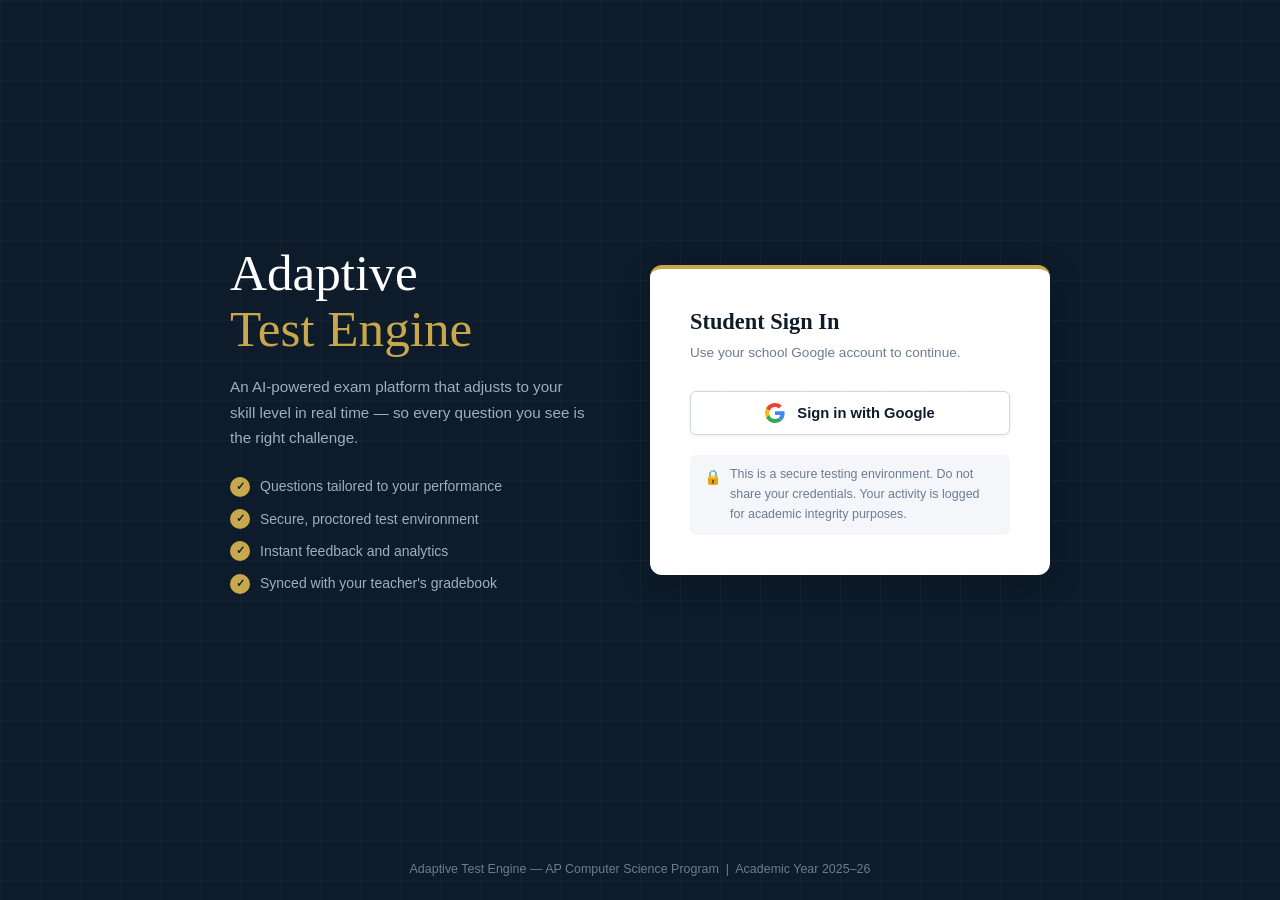
<file: frontend/student/test.html>
<!DOCTYPE html>
<html lang="en">
<head>
  <meta charset="UTF-8" />
  <meta name="viewport" content="width=device-width, initial-scale=1.0" />
  <title>Test in Progress — Adaptive Test Engine</title>
  <link rel="stylesheet" href="style.css" />
  <script src="auth.js"></script>
  <script>
    (function () {
      const session = window.requireSession && window.requireSession();
      if (session && session.student) {
        window.__STUDENT__ = session.student;
      }
    })();
  </script>

  <style>
    body {
      background: var(--off-white);
      display: flex;
      flex-direction: column;
      min-height: 100vh;
    }

    .test-header {
      background: var(--navy);
      border-bottom: 2px solid var(--accent);
      padding: 0 28px;
      height: 58px;
      display: flex;
      align-items: center;
      justify-content: space-between;
      position: sticky;
      top: 0;
      z-index: 100;
      box-shadow: var(--shadow-md);
    }

    .test-header .test-title {
      font-family: var(--font-body);
      font-weight: 600;
      color: var(--white);
      font-size: 0.95rem;
    }
    .test-header .test-title span { color: var(--slate-light); font-weight: 400; }

    .timer-block {
      display: flex;
      align-items: center;
      gap: 8px;
      background: var(--navy-light);
      padding: 7px 16px;
      border-radius: 99px;
      border: 1px solid var(--slate);
    }
    .timer-block .timer-icon { font-size: 0.85rem; }
    .timer-display {
      font-family: var(--font-mono);
      font-size: 1rem;
      font-weight: 500;
      color: var(--white);
      letter-spacing: 1.5px;
      min-width: 55px;
      text-align: center;
    }
    .timer-display.warning { color: var(--accent); }
    .timer-display.danger  { color: #ff6b6b; animation: timerPulse 1s ease-in-out infinite; }

    @keyframes timerPulse {
      0%, 100% { opacity: 1; }
      50%       { opacity: 0.5; }
    }

    .header-actions { display: flex; gap: 10px; align-items: center; }

    /* Full width — no sidebar */
    .test-body {
      flex: 1;
      display: grid;
      grid-template-columns: 1fr;
      grid-template-rows: 1fr auto;
      gap: 0;
      max-width: 900px;
      margin: 0 auto;
      width: 100%;
      padding: 24px;
      gap: 24px;
    }

    /* QUESTION PANEL */
    .question-panel {
      background: var(--white);
      border: 1px solid var(--border);
      border-radius: var(--radius-lg);
      padding: 36px;
      box-shadow: var(--shadow-sm);
      min-height: 420px;
      display: flex;
      flex-direction: column;
    }

    .question-meta {
      display: flex;
      align-items: center;
      justify-content: space-between;
      margin-bottom: 24px;
    }

    .question-counter {
      font-size: 0.8rem;
      font-weight: 600;
      color: var(--slate);
      text-transform: uppercase;
      letter-spacing: 0.5px;
    }

    .question-text {
      font-size: 1.1rem;
      color: var(--navy);
      line-height: 1.7;
      margin-bottom: 32px;
      font-weight: 400;
    }

    .question-text pre {
      background: var(--navy);
      color: #a8ff78;
      font-family: var(--font-mono);
      font-size: 0.85rem;
      padding: 16px 20px;
      border-radius: var(--radius);
      overflow-x: auto;
      margin: 16px 0;
      border-left: 3px solid var(--accent);
    }

    .choices-list {
      list-style: none;
      display: flex;
      flex-direction: column;
      gap: 10px;
      flex: 1;
    }

    .choice-btn {
      display: flex;
      align-items: flex-start;
      gap: 14px;
      width: 100%;
      padding: 14px 18px;
      border: 1.5px solid var(--border);
      border-radius: var(--radius);
      background: var(--white);
      color: var(--navy);
      font-family: var(--font-body);
      font-size: 0.95rem;
      text-align: left;
      cursor: pointer;
      transition: all 0.15s var(--ease);
      line-height: 1.5;
    }
    .choice-btn:hover { border-color: var(--navy); background: var(--off-white); }
    .choice-btn.selected {
      border-color: var(--navy);
      background: #e8edf5;
      box-shadow: 0 0 0 2px rgba(13,27,42,0.15);
    }

    .choice-letter {
      display: inline-flex;
      align-items: center;
      justify-content: center;
      min-width: 28px; height: 28px;
      border-radius: 50%;
      border: 1.5px solid var(--border);
      font-size: 0.8rem;
      font-weight: 700;
      color: var(--slate);
      flex-shrink: 0;
      transition: all 0.15s;
    }
    .choice-btn:hover    .choice-letter { border-color: var(--navy); color: var(--navy); }
    .choice-btn.selected .choice-letter { background: var(--navy); border-color: var(--navy); color: var(--white); }

    .question-nav {
      display: flex;
      align-items: center;
      justify-content: space-between;
      padding: 16px 0 0;
      margin-top: auto;
      border-top: 1px solid var(--border);
    }

    .nav-left, .nav-right { display: flex; gap: 10px; }

    .question-loading {
      display: flex;
      flex-direction: column;
      align-items: center;
      justify-content: center;
      flex: 1;
      gap: 16px;
      color: var(--slate);
      font-size: 0.9rem;
    }

    .modal h2 { margin-bottom: 8px; }
    .modal p  { color: var(--slate); margin-bottom: 20px; }
    .modal .modal-actions { display: flex; gap: 12px; justify-content: flex-end; }
    .unanswered-warning { color: var(--danger); font-weight: 600; font-size: 0.88rem; margin-bottom: 16px; }

    @media (max-width: 860px) {
      .test-body { padding: 12px; }
    }
  </style>
</head>
<body>

<!-- TEST HEADER -->
<header class="test-header" role="banner">


  <div class="test-title">
    <span data-bind="test-name">Sorting Algorithms</span>
    &nbsp;·&nbsp;
    <span data-bind="student-name" style="color:var(--slate-light)">Jane Student</span>
  </div>

  <div class="timer-block" aria-live="polite" aria-label="Time remaining">
    <span class="timer-icon">⏱</span>
    <span class="timer-display" id="timer-display">30:00</span>
  </div>

  <div class="header-actions">
    <button class="btn btn-sm btn-outline"
            style="color:var(--slate-light);border-color:var(--slate)"
            data-action="pause-test"
            onclick="togglePause()">
      ⏸ Pause
    </button>
    <button class="btn btn-sm btn-danger"
            data-action="exit-test"
            onclick="confirmExit()">
      Exit Test
    </button>
  </div>
</header>

<!-- MAIN TEST BODY -->
<main class="test-body" role="main">

  <!-- Question Panel (full width) -->
  <div class="question-panel" id="question-panel" role="region" aria-label="Current question">

    <!-- Question metadata row -->
    <div class="question-meta">
      <span class="question-counter" id="question-counter">Question 1 of 15</span>
      <span class="badge badge-accent" id="difficulty-badge" aria-live="polite">Proficient</span>
    </div>

    <!-- Question text -->
    <div class="question-text" id="question-text" aria-live="polite">
      <div class="question-loading">
        <div class="spinner"></div>
        <span>Loading question...</span>
      </div>
    </div>

    <!-- Answer choices -->
    <ul class="choices-list" id="choices-list" role="radiogroup" aria-label="Answer choices">
    </ul>

    <!-- Navigation row -->
    <div class="question-nav">
      <div class="nav-left">
        <button class="btn btn-outline"
                id="prev-btn"
                data-action="prev-question"
                onclick="navigateQuestion(-1)"
                disabled>
          ← Previous
        </button>
      </div>
      <div class="nav-right">
        <button class="btn btn-primary"
                id="next-btn"
                data-action="next-question"
                onclick="commitAndAdvance()">
          Next →
        </button>
      </div>
    </div>

    <!-- Difficulty path dots -->
    <div id="difficulty-path-row"
         style="margin-top: 16px; padding-top: 16px; border-top: 1px solid var(--border);
                display: flex; align-items: center; gap: 14px; flex-wrap: wrap;"
         aria-label="Difficulty path">
      <span style="font-size: 0.72rem; color: var(--slate); text-transform: uppercase;
                   letter-spacing: 0.6px; font-weight: 600;">Difficulty Path</span>
      <div id="difficulty-path-dots"
           style="display: flex; align-items: center; gap: 8px; min-height: 18px;"></div>
    </div>

  </div>

</main>

<!-- SUBMIT CONFIRMATION MODAL -->
<div class="modal-overlay" id="submit-modal" role="dialog" aria-modal="true" aria-labelledby="modal-title">
  <div class="modal">
    <h2 id="modal-title">Submit Your Test</h2>
    <p>Are you sure you want to submit? You cannot change your answers after submission.</p>
    <div id="unanswered-warning" class="unanswered-warning" style="display:none;"></div>
    <div class="modal-actions">
      <button class="btn btn-outline" onclick="closeSubmitModal()">Go Back</button>
      <button class="btn btn-accent btn-lg"
              data-action="confirm-submit"
              onclick="submitTest()">
        ✓ Submit Test
      </button>
    </div>
  </div>
</div>

<script>
  const QUESTION_TIME_LIMIT = 30;

  const testState = {
    testId:          sessionStorage.getItem('activeTestId') || 'TEST-001',
    studentId:       sessionStorage.getItem('studentId')    || 'STU-DEMO',
    sessionId:       sessionStorage.getItem('sessionId')    || null,
    currentQuestion: 0,
    totalQuestions:  15,
    timeRemaining:   QUESTION_TIME_LIMIT,
    isPaused:        false,
    timerInterval:   null,
    totalTimeSpent:  0,
    answerMap:       {},
    flagged:         new Set(),
    questions:       [],
    currentDifficulty: 1,
    difficultyPath:    [],
    previewChoice:     null,
  };

  const API_BASE = (() => {
    const host = window.location.hostname;
    const isLocal = host === 'localhost' || host === '127.0.0.1';
    return isLocal ? 'http://localhost:8080' : 'https://cs.andromedax.org';
  })();

  function makePendingQuestion(index) {
    return { questionId: `Q-PENDING-${index + 1}`, text: '', choices: [], correct: null };
  }

  function makeFallbackQuestion(index) {
    return {
      questionId: `Q-FALLBACK-${index + 1}`,
      text: 'Error loading question. Please try again.',
      choices: [
        { id: 'A', text: 'Retry' },
        { id: 'B', text: 'Retry' },
        { id: 'C', text: 'Retry' },
        { id: 'D', text: 'Retry' }
      ],
      correct: 'A'
    };
  }

  function normalizeChoiceId(value) {
    return String(value ?? '').trim().toUpperCase();
  }

  async function fetchQuestionInto(index, adaptation = {}) {
    const response = await fetch(`${API_BASE}/api/next-question`, {
      method: 'POST',
      headers: { 'Content-Type': 'application/json' },
      body: JSON.stringify({
        sessionId: testState.sessionId,
        difficulty: testState.currentDifficulty,
        ...adaptation
      })
    });
    if (!response.ok) throw new Error(`HTTP ${response.status}`);
    const data = await response.json();
    const choices = Array.isArray(data.choices)
      ? data.choices.map((choice, choiceIndex) => ({
          ...choice,
          id: normalizeChoiceId(choice.id || String.fromCharCode(65 + choiceIndex)),
          text: String(choice.text ?? '')
        }))
      : [];
    testState.questions[index] = {
      questionId: data.questionId || `Q-AI-${index + 1}`,
      text: data.text,
      choices,
      correct: normalizeChoiceId(data.correctChoice ?? data.correct ?? data.correct_answer)
    };
  }

  window.addEventListener('DOMContentLoaded', async () => {
    testState.questions = Array.from(
      { length: testState.totalQuestions },
      (_, i) => makePendingQuestion(i)
    );

    updateDifficultyBadge();
    renderDifficultyPath();

    try {
      const startResp = await fetch(`${API_BASE}/api/start-session`, {
        method: 'POST',
        headers: { 'Content-Type': 'application/json' },
        body: JSON.stringify({
          studentId: testState.studentId,
          testId: testState.testId
        })
      });
      if (!startResp.ok) throw new Error(`HTTP ${startResp.status}`);
      const session = await startResp.json();
      testState.sessionId = session.sessionId;
      sessionStorage.setItem('sessionId', testState.sessionId);

      await fetchQuestionInto(0);
    } catch (err) {
      console.error('Failed to start test session:', err);
      testState.questions[0] = makeFallbackQuestion(0);
    }

    loadQuestion(0);
  });

  function startTimer() {
    clearInterval(testState.timerInterval);
    testState.timeRemaining = QUESTION_TIME_LIMIT;
    updateTimerDisplay();

    testState.timerInterval = setInterval(() => {
      if (testState.isPaused) return;
      testState.timeRemaining--;
      updateTimerDisplay();
      if (testState.timeRemaining <= 0) {
        clearInterval(testState.timerInterval);
        commitAndAdvance();
      }
    }, 1000);
  }

  function updateTimerDisplay() {
    const el = document.getElementById('timer-display');
    const t  = Math.max(0, testState.timeRemaining);
    el.textContent = `00:${String(t).padStart(2, '0')}`;
    el.classList.remove('warning', 'danger');
    if (t <= 5)       el.classList.add('danger');
    else if (t <= 10) el.classList.add('warning');
  }

  function togglePause() {
    testState.isPaused = !testState.isPaused;
    const btn = document.querySelector('[data-action="pause-test"]');
    btn.textContent = testState.isPaused ? '▶ Resume' : '⏸ Pause';
  }

  function loadQuestion(index) {
    testState.currentQuestion = index;
    testState.previewChoice   = null;
    const q = testState.questions[index];
    if (!q) return;

    document.getElementById('question-counter').textContent =
      `Question ${index + 1} of ${testState.totalQuestions}`;

    document.getElementById('question-text').innerHTML = q.text;
    renderChoices(q);

    document.getElementById('prev-btn').disabled = true;
    document.getElementById('next-btn').textContent =
      (index === testState.totalQuestions - 1) ? 'Finish' : 'Next';

    updateDifficultyBadge();
    startTimer();
  }

  function renderChoices(question) {
    const list = document.getElementById('choices-list');
    list.innerHTML = '';
    question.choices.forEach(choice => {
      const li = document.createElement('li');
      const button = document.createElement('button');
      button.type = 'button';
      button.className = 'choice-btn';
      button.dataset.choice = choice.id;
      button.dataset.questionId = question.questionId;
      button.setAttribute('role', 'radio');
      button.setAttribute('aria-checked', 'false');
      button.setAttribute('aria-label', `Choice ${choice.id}: ${choice.text}`);
      button.addEventListener('click', () => selectAnswer(question.questionId, choice.id, button));

      const letter = document.createElement('span');
      letter.className = 'choice-letter';
      letter.setAttribute('aria-hidden', 'true');
      letter.textContent = choice.id;

      const text = document.createElement('span');
      text.className = 'choice-text';
      text.textContent = choice.text;

      button.append(letter, text);
      li.appendChild(button);
      list.appendChild(li);
    });
  }

  function selectAnswer(questionId, choiceId, el) {
    document.querySelectorAll(`[data-question-id="${questionId}"]`).forEach(btn => {
      btn.classList.remove('selected');
      btn.setAttribute('aria-checked', 'false');
    });
    el.classList.add('selected');
    el.setAttribute('aria-checked', 'true');
    testState.previewChoice = normalizeChoiceId(choiceId);
  }

  async function commitAndAdvance() {
    clearInterval(testState.timerInterval);

    const idx    = testState.currentQuestion;
    const q      = testState.questions[idx];
    const choice = testState.previewChoice;
    const correct = choice !== null && choice === q.correct;

    testState.difficultyPath.push({ level: testState.currentDifficulty, correct });
    testState.answerMap[q.questionId] = choice || '__TIMEOUT__';
    sessionStorage.setItem('answerMap', JSON.stringify(testState.answerMap));
    testState.totalTimeSpent += (QUESTION_TIME_LIMIT - Math.max(0, testState.timeRemaining));

    testState.currentDifficulty = correct
      ? Math.min(5, testState.currentDifficulty + 1)
      : Math.max(1, testState.currentDifficulty - 1);

    renderDifficultyPath();

    const next = idx + 1;
    if (next >= testState.totalQuestions) {
      submitTest();
      return;
    }

    document.getElementById('question-text').innerHTML = `
      <div class="question-loading">
        <div class="spinner"></div>
        <span>Loading next question...</span>
      </div>`;
    document.getElementById('choices-list').innerHTML = '';
    document.getElementById('next-btn').disabled = true;

    try {
      await fetchQuestionInto(next, {
        previousQuestionId: q.questionId,
        selectedChoice: choice || null,
        wasCorrect: correct
      });
    } catch (err) {
      console.error('Next question fetch failed:', err);
      testState.questions[next] = makeFallbackQuestion(next);
    }

    document.getElementById('next-btn').disabled = false;
    loadQuestion(next);
  }

  function updateDifficultyBadge() {
    const badge = document.getElementById('difficulty-badge');
    if (!badge) return;
    const level = testState.currentDifficulty;
    const labels  = { 1: 'Emerging', 2: 'Developing', 3: 'Proficient', 4: 'Extending', 5: 'Beyond' };
    const classes = { 1: 'badge badge-slate', 2: 'badge badge-slate', 3: 'badge badge-accent', 4: 'badge badge-success', 5: 'badge badge-success' };
    badge.className   = classes[level];
    badge.textContent = labels[level];
  }

  function renderDifficultyPath() {
    const container = document.getElementById('difficulty-path-dots');
    if (!container) return;
    container.innerHTML = '';
    testState.difficultyPath.forEach((entry, i) => {
      const sizePx = entry.level === 1 ? 6 : entry.level === 2 ? 8 : entry.level === 3 ? 11 : entry.level === 4 ? 14 : 17;
      const color  = entry.correct ? 'var(--success)' : 'var(--danger)';
      const dot = document.createElement('span');
      dot.style.display      = 'inline-block';
      dot.style.width        = `${sizePx}px`;
      dot.style.height       = `${sizePx}px`;
      dot.style.borderRadius = '50%';
      dot.style.background   = color;
      dot.title = `Q${i + 1} — Level ${entry.level}, ${entry.correct ? 'correct' : 'wrong'}`;
      dot.setAttribute('aria-label', dot.title);
      container.appendChild(dot);
    });
  }

  function navigateQuestion(direction) {
    if (direction <= 0) return;
    commitAndAdvance();
  }

  function openSubmitModal() {
    const answered   = Object.keys(testState.answerMap).length;
    const unanswered = testState.totalQuestions - answered;
    const warning    = document.getElementById('unanswered-warning');
    if (unanswered > 0) {
      warning.textContent = `⚠ You have ${unanswered} unanswered question${unanswered > 1 ? 's' : ''}. These will be marked incorrect.`;
      warning.style.display = 'block';
    } else {
      warning.style.display = 'none';
    }
    document.getElementById('submit-modal').classList.add('open');
  }

  function closeSubmitModal() {
    document.getElementById('submit-modal').classList.remove('open');
  }

  function submitTest() {
    clearInterval(testState.timerInterval);
    closeSubmitModal();

    const reviewQuestions = testState.questions.map((q, i) => {
      const pathEntry = testState.difficultyPath[i];
      const raw = testState.answerMap[q.questionId];
      const isTimeout = raw === '__TIMEOUT__' || raw === undefined;
      const correct = !isTimeout && raw === q.correct;
      const studentChoice = !isTimeout ? q.choices.find(c => c.id === raw) : null;
      const correctChoice = q.choices.find(c => c.id === q.correct);
      return {
        id: q.questionId,
        number: i + 1,
        prompt: q.text,
        choices: q.choices,
        correctId: q.correct,
        correctAnswer: correctChoice ? `${q.correct} — ${correctChoice.text}` : q.correct,
        studentChoiceId: isTimeout ? null : raw,
        studentAnswer: isTimeout
          ? '(No answer submitted)'
          : studentChoice ? `${raw} — ${studentChoice.text}` : String(raw),
        status: isTimeout ? 'skipped' : correct ? 'correct' : 'incorrect',
        difficulty: pathEntry ? pathEntry.level : null,
        flagged: testState.flagged.has(i),
        aiPriority: !correct || isTimeout
      };
    });

    const correctCount = reviewQuestions.filter(q => q.status === 'correct').length;
    const testName = (document.querySelector('[data-bind="test-name"]')?.textContent || '').trim() || 'Test';

    const payload = {
      testId:    testState.testId,
      testName,
      studentId: testState.studentId,
      answerMap: testState.answerMap,
      timeTaken: testState.totalTimeSpent,
      difficultyPath:  testState.difficultyPath,
      finalDifficulty: testState.currentDifficulty,
      totalQuestions:  testState.totalQuestions,
      correctCount,
      score: Math.round((correctCount / Math.max(1, testState.totalQuestions)) * 100),
      flaggedIndices: Array.from(testState.flagged),
      questions: reviewQuestions
    };

    const historyId = 'HIST-' + Date.now();
    payload.historyId = historyId;

    const historyEntry = {
      testId: historyId,
      testTemplateId: testState.testId,
      testName,
      subject: testName,
      date: new Date().toLocaleDateString('en-US', { month: 'short', day: 'numeric', year: 'numeric' }),
      score: payload.score,
      correctCount,
      totalQuestions: testState.totalQuestions,
      finalDifficulty: testState.currentDifficulty,
      timeTaken: testState.totalTimeSpent,
      difficultyPath: testState.difficultyPath,
      answerMap: testState.answerMap,
      questionHistory: reviewQuestions
    };

    try {
      const historyRaw = sessionStorage.getItem('testHistory');
      const history = historyRaw ? JSON.parse(historyRaw) : [];
      history.push(historyEntry);
      sessionStorage.setItem('testHistory', JSON.stringify(history));
    } catch (err) {
      console.warn('[Submit] Could not append to testHistory:', err);
    }

    console.log('[Submit] Posting results:', payload);
    sessionStorage.setItem('lastResult', JSON.stringify(payload));
    window.location.href = 'results.html';
  }

  function confirmExit() {
    if (confirm('Are you sure you want to exit? Your progress will be lost.')) {
      clearInterval(testState.timerInterval);
      sessionStorage.removeItem('activeTestId');
      window.location.href = 'dashboard.html';
    }
  }

  document.getElementById('submit-modal').addEventListener('click', function(e) {
    if (e.target === this) closeSubmitModal();
  });
</script>

<script src="integration.js"></script>

</body>
</html>
</file>
<file: frontend/student/style.css>
/* ============================================================
   style.css — Central Stylesheet for AP CS Student Testing Platform
   Palette: Navy Blue (#0D1B2A), Slate Grey (#6B7C93), White (#FFFFFF)
   Accent:  Gold (#C9A84C) for high-stakes emphasis
   ============================================================ */

/* ── 1. DESIGN TOKENS (CSS Variables) ─────────────────────── */
:root {
    /* Colors */
    --navy:        #0D1B2A;
    --navy-mid:    #1A2E45;
    --navy-light:  #243B55;
    --slate:       #6B7C93;
    --slate-light: #A0AEBF;
    --white:       #FFFFFF;
    --off-white:   #F4F6F9;
    --accent:      #C9A84C;   /* gold — used sparingly for urgency/highlights */
    --danger:      #C0392B;
    --success:     #1E7E34;
    --border:      #D1D9E0;
  
    /* Typography */
    --font-display: 'DM Serif Display', Georgia, serif;
    --font-body:    'IBM Plex Sans', 'Segoe UI', sans-serif;
    --font-mono:    'IBM Plex Mono', 'Courier New', monospace;
  
    /* Spacing */
    --radius:    6px;
    --radius-lg: 12px;
    --shadow-sm: 0 1px 4px rgba(0,0,0,0.08);
    --shadow-md: 0 4px 16px rgba(0,0,0,0.12);
    --shadow-lg: 0 8px 32px rgba(0,0,0,0.18);
  
    /* Transitions */
    --ease: cubic-bezier(0.25, 0.8, 0.25, 1);
  }
  
  /* ── 2. RESET & BASE ───────────────────────────────────────── */
  *, *::before, *::after { box-sizing: border-box; margin: 0; padding: 0; }
  
  html { font-size: 16px; scroll-behavior: smooth; }
  
  body {
    font-family: var(--font-body);
    background-color: var(--off-white);
    color: var(--navy);
    line-height: 1.6;
    min-height: 100vh;
  }
  
  /* Import Google Fonts */
  @import url('https://fonts.googleapis.com/css2?family=DM+Serif+Display&family=IBM+Plex+Sans:wght@300;400;500;600&family=IBM+Plex+Mono:wght@400;500&display=swap');
  
  /* ── 3. TYPOGRAPHY ─────────────────────────────────────────── */
  h1, h2, h3 { font-family: var(--font-display); color: var(--navy); line-height: 1.2; }
  h1 { font-size: clamp(1.8rem, 4vw, 2.8rem); }
  h2 { font-size: clamp(1.3rem, 2.5vw, 1.9rem); }
  h3 { font-size: 1.15rem; }
  p  { color: var(--slate); font-size: 0.95rem; }
  a  { color: var(--navy-light); text-decoration: none; transition: color 0.2s; }
  a:hover { color: var(--accent); }
  
  /* ── 4. LAYOUT UTILITIES ───────────────────────────────────── */
  .container   { max-width: 1100px; margin: 0 auto; padding: 0 24px; }
  .flex        { display: flex; }
  .flex-center { display: flex; align-items: center; justify-content: center; }
  .gap-sm      { gap: 8px; }
  .gap-md      { gap: 16px; }
  .gap-lg      { gap: 24px; }
  
  /* ── 5. HEADER / NAVBAR ────────────────────────────────────── */
  .site-header {
    background: var(--navy);
    border-bottom: 2px solid var(--accent);
    padding: 0 32px;
    height: 60px;
    display: flex;
    align-items: center;
    justify-content: space-between;
    position: sticky;
    top: 0;
    z-index: 100;
    box-shadow: var(--shadow-md);
  }
  
  .site-header .logo {
    font-family: var(--font-display);
    color: var(--white);
    font-size: 1.2rem;
    letter-spacing: 0.5px;
  }
  
  .site-header .logo span { color: var(--accent); }
  
  .site-header nav a {
    color: var(--slate-light);
    font-size: 0.85rem;
    font-weight: 500;
    letter-spacing: 0.5px;
    text-transform: uppercase;
    padding: 6px 12px;
    border-radius: var(--radius);
    transition: all 0.2s var(--ease);
  }
  
  .site-header nav a:hover,
  .site-header nav a.active {
    color: var(--white);
    background: var(--navy-light);
  }
  
  .site-header .user-badge {
    display: flex;
    align-items: center;
    gap: 10px;
    color: var(--slate-light);
    font-size: 0.85rem;
  }
  
  .site-header .user-badge .avatar {
    width: 32px;
    height: 32px;
    border-radius: 50%;
    background: var(--navy-light);
    border: 2px solid var(--slate);
    display: flex;
    align-items: center;
    justify-content: center;
    color: var(--white);
    font-size: 0.75rem;
    font-weight: 600;
    object-fit: cover;
  }
  
  /* ── 6. BUTTONS ────────────────────────────────────────────── */
  .btn {
    display: inline-flex;
    align-items: center;
    justify-content: center;
    gap: 8px;
    padding: 10px 22px;
    border: none;
    border-radius: var(--radius);
    font-family: var(--font-body);
    font-size: 0.9rem;
    font-weight: 600;
    letter-spacing: 0.3px;
    cursor: pointer;
    transition: all 0.2s var(--ease);
  }
  
  .btn-primary {
    background: var(--navy);
    color: var(--white);
    box-shadow: var(--shadow-sm);
  }
  .btn-primary:hover { background: var(--navy-light); transform: translateY(-1px); box-shadow: var(--shadow-md); }
  
  .btn-accent {
    background: var(--accent);
    color: var(--navy);
  }
  .btn-accent:hover { filter: brightness(1.08); transform: translateY(-1px); }
  
  .btn-outline {
    background: transparent;
    color: var(--navy);
    border: 1.5px solid var(--border);
  }
  .btn-outline:hover { border-color: var(--navy); background: var(--off-white); }
  
  .btn-danger { background: var(--danger); color: var(--white); }
  .btn-danger:hover { filter: brightness(0.9); }
  
  .btn-lg  { padding: 13px 30px; font-size: 1rem; }
  .btn-sm  { padding: 7px 14px; font-size: 0.8rem; }
  .btn:disabled { opacity: 0.5; cursor: not-allowed; transform: none !important; }
  
  /* ── 7. FORM ELEMENTS ──────────────────────────────────────── */
  .form-group { display: flex; flex-direction: column; gap: 6px; }
  
  .form-group label {
    font-size: 0.8rem;
    font-weight: 600;
    color: var(--navy);
    text-transform: uppercase;
    letter-spacing: 0.6px;
  }
  
  .form-group input,
  .form-group select,
  .form-group textarea {
    padding: 10px 14px;
    border: 1.5px solid var(--border);
    border-radius: var(--radius);
    font-family: var(--font-body);
    font-size: 0.95rem;
    color: var(--navy);
    background: var(--white);
    transition: border-color 0.2s, box-shadow 0.2s;
    outline: none;
  }

  .form-group textarea {
    resize: vertical;
    min-height: 120px;
    line-height: 1.5;
  }

  .form-group input:focus,
  .form-group select:focus,
  .form-group textarea:focus {
    border-color: var(--navy);
    box-shadow: 0 0 0 3px rgba(13, 27, 42, 0.1);
  }
  
  /* ── 8. CARDS ──────────────────────────────────────────────── */
  .card {
    background: var(--white);
    border: 1px solid var(--border);
    border-radius: var(--radius-lg);
    padding: 28px;
    box-shadow: var(--shadow-sm);
    transition: box-shadow 0.2s var(--ease), transform 0.2s var(--ease);
  }
  
  .card:hover { box-shadow: var(--shadow-md); }
  
  .card-header {
    border-bottom: 1px solid var(--border);
    padding-bottom: 16px;
    margin-bottom: 20px;
    display: flex;
    align-items: center;
    justify-content: space-between;
  }
  
  /* ── 9. BADGES & STATUS TAGS ───────────────────────────────── */
  .badge {
    display: inline-block;
    padding: 3px 10px;
    border-radius: 99px;
    font-size: 0.72rem;
    font-weight: 600;
    letter-spacing: 0.4px;
    text-transform: uppercase;
  }
  .badge-navy    { background: var(--navy);    color: var(--white); }
  .badge-slate   { background: var(--slate-light); color: var(--navy); }
  .badge-accent  { background: var(--accent);  color: var(--navy); }
  .badge-success { background: #d4edda; color: var(--success); }
  .badge-danger  { background: #f8d7da; color: var(--danger); }
  
  /* ── 10. ALERTS / BANNERS ──────────────────────────────────── */
  .alert {
    padding: 12px 18px;
    border-radius: var(--radius);
    font-size: 0.88rem;
    border-left: 4px solid;
  }
  .alert-info    { background: #e8edf5; border-color: var(--navy); color: var(--navy-mid); }
  .alert-warning { background: #fef9e7; border-color: var(--accent); color: #7d6009; }
  .alert-danger  { background: #fde8e8; border-color: var(--danger); color: var(--danger); }
  
  /* ── 11. PROGRESS BAR ──────────────────────────────────────── */
  .progress-bar-track {
    background: var(--border);
    border-radius: 99px;
    height: 6px;
    overflow: hidden;
  }
  .progress-bar-fill {
    height: 100%;
    background: var(--navy);
    border-radius: 99px;
    transition: width 0.4s var(--ease);
  }
  .progress-bar-fill.accent { background: var(--accent); }
  
  /* ── 12. DIVIDER ───────────────────────────────────────────── */
  .divider {
    border: none;
    border-top: 1px solid var(--border);
    margin: 20px 0;
  }
  
  /* ── 13. FOOTER ────────────────────────────────────────────── */
  .site-footer {
    background: var(--navy);
    color: var(--slate-light);
    text-align: center;
    padding: 20px;
    font-size: 0.78rem;
    margin-top: auto;
    border-top: 2px solid var(--accent);
  }
  
  /* ── 14. MODALS ────────────────────────────────────────────── */
  .modal-overlay {
    position: fixed; inset: 0;
    background: rgba(13, 27, 42, 0.65);
    display: flex;
    align-items: center;
    justify-content: center;
    z-index: 1000;
    backdrop-filter: blur(3px);
    opacity: 0;
    pointer-events: none;
    transition: opacity 0.25s;
  }
  .modal-overlay.open { opacity: 1; pointer-events: all; }
  
  .modal {
    background: var(--white);
    border-radius: var(--radius-lg);
    padding: 36px;
    max-width: 480px;
    width: 90%;
    box-shadow: var(--shadow-lg);
    transform: translateY(20px);
    transition: transform 0.25s var(--ease);
  }
  .modal-overlay.open .modal { transform: translateY(0); }
  
  /* ── 15. LOADING SPINNER ───────────────────────────────────── */
  .spinner {
    width: 22px; height: 22px;
    border: 3px solid var(--border);
    border-top-color: var(--navy);
    border-radius: 50%;
    animation: spin 0.7s linear infinite;
    display: inline-block;
  }
  @keyframes spin { to { transform: rotate(360deg); } }
  
  /* ── 16. RESPONSIVE UTILITIES ──────────────────────────────── */
  @media (max-width: 768px) {
    .hide-mobile { display: none !important; }
    .site-header { padding: 0 16px; }
    .container   { padding: 0 16px; }
  }

  /* ── 17. PAGE HERO ─────────────────────────────────────────── */
  .page-hero {
    background: linear-gradient(135deg, var(--navy) 0%, var(--navy-light) 100%);
    color: var(--white);
    padding: 36px 40px;
    border-radius: var(--radius-lg);
    margin-bottom: 28px;
    box-shadow: var(--shadow-md);
    position: relative;
    overflow: hidden;
  }
  .page-hero::after {
    content: '';
    position: absolute;
    right: -40px; bottom: -40px;
    width: 220px; height: 220px;
    border-radius: 50%;
    background: rgba(201, 168, 76, 0.08);
    pointer-events: none;
  }
  .page-hero h1 {
    color: var(--white);
    font-size: clamp(1.7rem, 3.2vw, 2.2rem);
    margin-bottom: 8px;
  }
  .page-hero p {
    color: var(--slate-light);
    font-size: 0.95rem;
    max-width: 640px;
  }

  /* ── 18. TAB NAV (anchor pills) ────────────────────────────── */
  .tab-nav {
    display: inline-flex;
    flex-wrap: wrap;
    gap: 6px;
    padding: 6px;
    background: var(--white);
    border: 1px solid var(--border);
    border-radius: 999px;
    box-shadow: var(--shadow-sm);
    margin-bottom: 28px;
  }
  .tab-nav a {
    padding: 8px 18px;
    border-radius: 999px;
    font-size: 0.85rem;
    font-weight: 600;
    color: var(--slate);
    letter-spacing: 0.3px;
    transition: all 0.2s var(--ease);
  }
  .tab-nav a:hover,
  .tab-nav a.active {
    background: var(--navy);
    color: var(--white);
  }

  /* ── 19. NUMBERED STEP CARDS ───────────────────────────────── */
  .step-grid {
    display: grid;
    grid-template-columns: repeat(auto-fit, minmax(280px, 1fr));
    gap: 18px;
  }
  .step-card {
    background: var(--white);
    border: 1px solid var(--border);
    border-radius: var(--radius-lg);
    padding: 22px 24px;
    box-shadow: var(--shadow-sm);
    display: flex;
    gap: 16px;
    align-items: flex-start;
    transition: box-shadow 0.2s var(--ease), transform 0.2s var(--ease);
  }
  .step-card:hover { box-shadow: var(--shadow-md); transform: translateY(-2px); }
  .step-card .step-number {
    flex-shrink: 0;
    width: 36px; height: 36px;
    border-radius: 50%;
    background: var(--navy);
    color: var(--white);
    display: flex;
    align-items: center;
    justify-content: center;
    font-family: var(--font-display);
    font-size: 1.05rem;
    border: 2px solid var(--accent);
  }
  .step-card h3 {
    font-size: 1rem;
    margin-bottom: 6px;
    color: var(--navy);
  }
  .step-card p {
    font-size: 0.88rem;
    color: var(--slate);
    line-height: 1.55;
  }

  /* ── 20. ACCORDION (details/summary) ───────────────────────── */
  .accordion { display: flex; flex-direction: column; gap: 10px; }
  .accordion-item {
    background: var(--white);
    border: 1px solid var(--border);
    border-radius: var(--radius);
    box-shadow: var(--shadow-sm);
    overflow: hidden;
  }
  .accordion-item summary {
    padding: 16px 22px;
    cursor: pointer;
    font-weight: 600;
    color: var(--navy);
    font-size: 0.95rem;
    list-style: none;
    display: flex;
    justify-content: space-between;
    align-items: center;
    gap: 16px;
    transition: background 0.15s;
  }
  .accordion-item summary::-webkit-details-marker { display: none; }
  .accordion-item summary::after {
    content: '+';
    color: var(--accent);
    font-weight: 400;
    font-size: 1.4rem;
    line-height: 1;
  }
  .accordion-item[open] summary::after { content: '−'; }
  .accordion-item summary:hover { background: var(--off-white); }
  .accordion-item[open] summary {
    background: var(--off-white);
    border-bottom: 1px solid var(--border);
  }
  .accordion-item .accordion-body {
    padding: 16px 22px 20px;
    font-size: 0.9rem;
    color: var(--slate);
    line-height: 1.6;
  }

  /* ── 21. SECTION HEADING ───────────────────────────────────── */
  .section-heading {
    margin: 36px 0 18px;
  }
  .section-heading h2 { font-size: 1.3rem; margin-bottom: 4px; }
  .section-heading p  { font-size: 0.9rem; color: var(--slate); }
</file>
